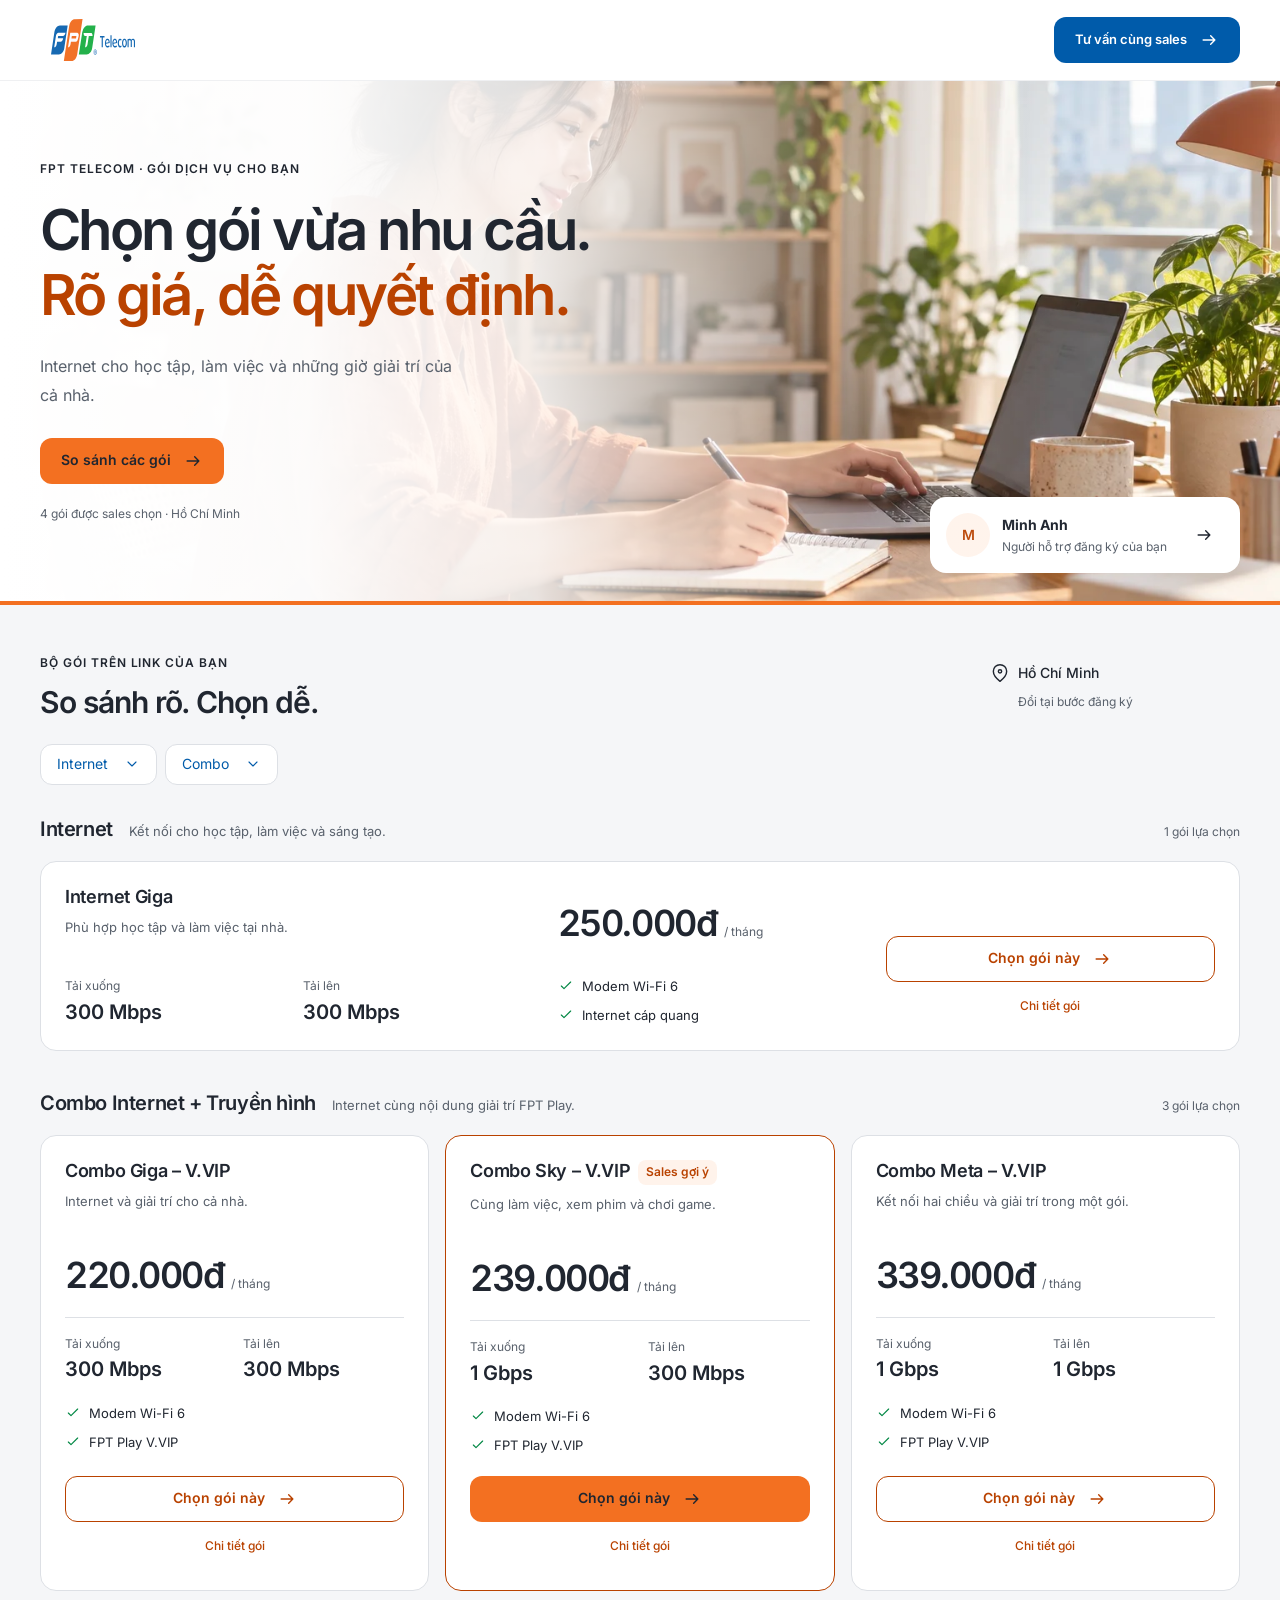
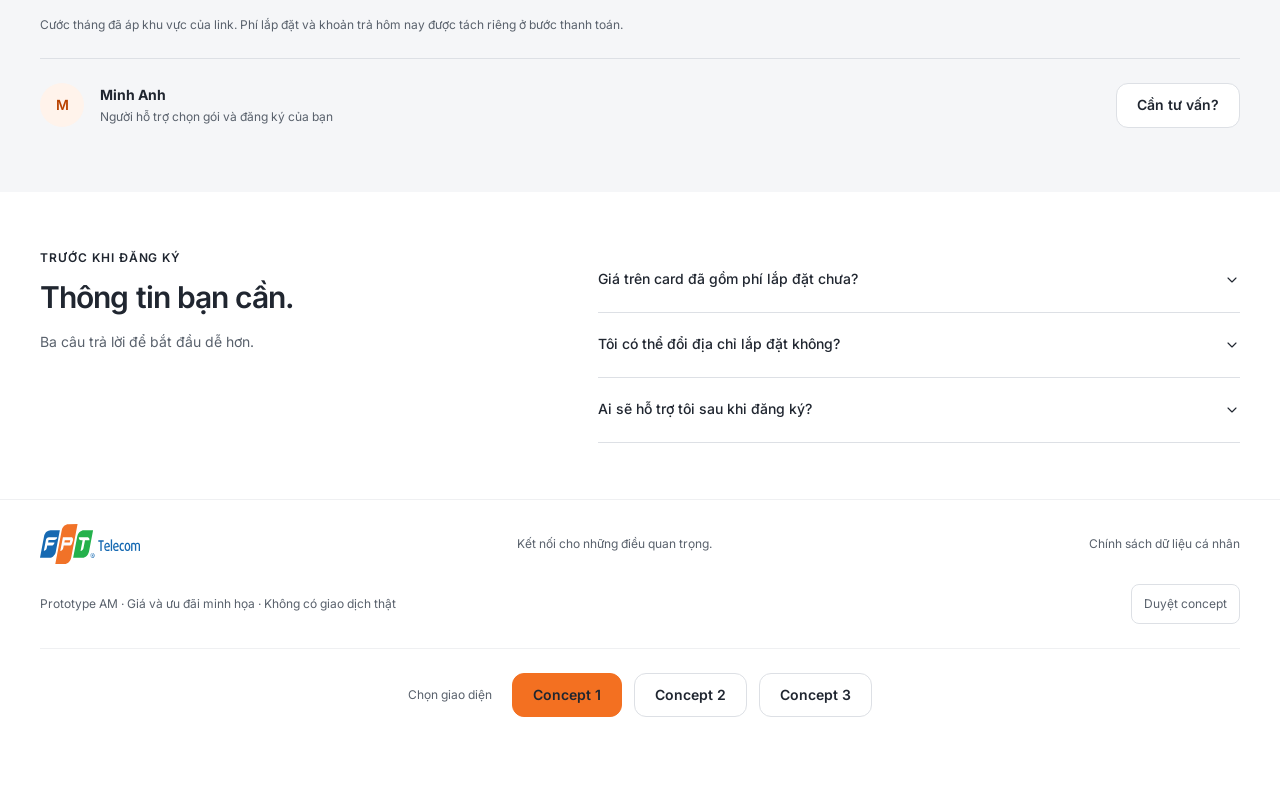
<file: index.html>
<!doctype html>
<html lang="vi">
<head>
  <meta charset="utf-8">
  <meta name="viewport" content="width=device-width,initial-scale=1">
  <meta name="description" content="Prototype ba concept shop AM FPT Telecom: chọn gói, đăng ký và thanh toán.">
  <title>FPT Telecom · Concept 1</title>
  <link rel="icon" href="assets/fpt-logo.svg" type="image/svg+xml">
  <link rel="stylesheet" href="storefront.css">
  <link rel="stylesheet" href="checkout.css">
</head>
<body data-concept="1">
  <div id="app"></div>
  <noscript>Vui lòng bật JavaScript để xem prototype các gói dịch vụ và luồng đăng ký.</noscript>
  <script src="offers.js"></script>
  <script src="commerce.js"></script>
  <script src="storefront.js"></script>
  <script src="checkout.js"></script>
</body>
</html>
</file>
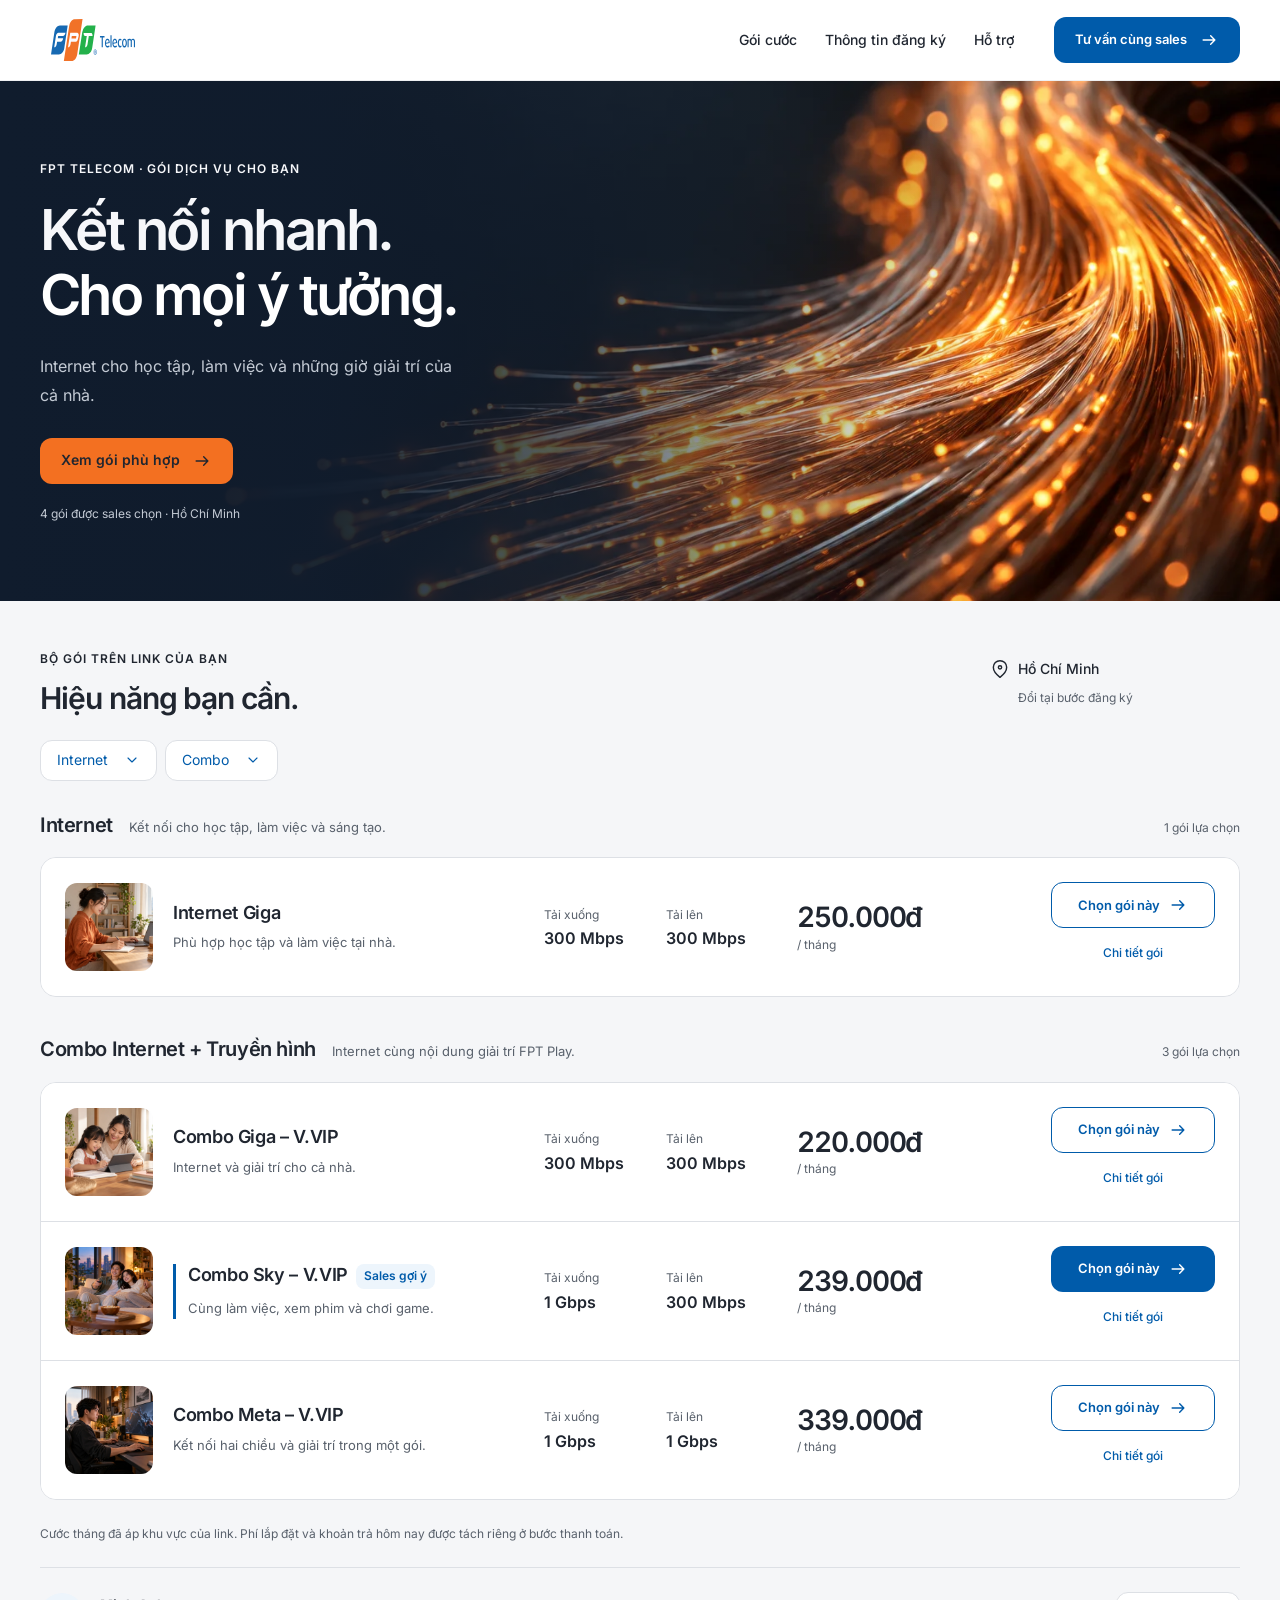
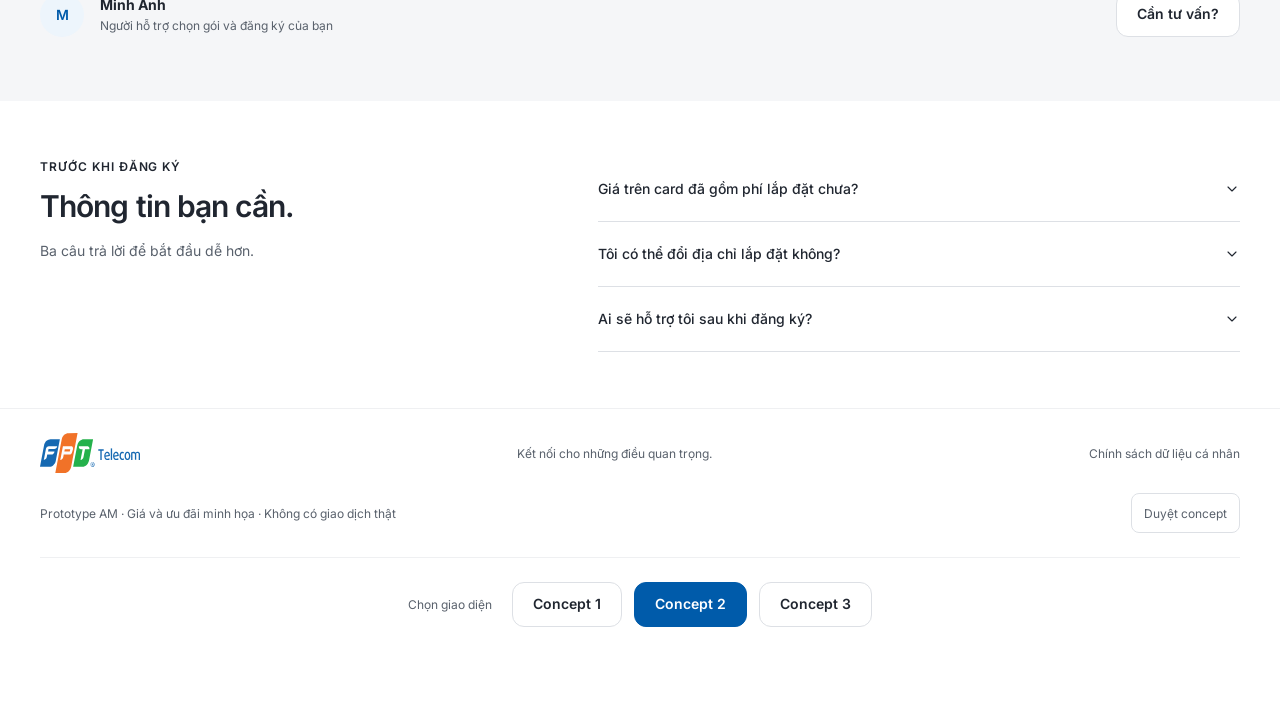
<file: concept-2.html>
<!doctype html>
<html lang="vi">
<head>
  <meta charset="utf-8">
  <meta name="viewport" content="width=device-width,initial-scale=1">
  <meta name="description" content="Prototype ba concept shop AM FPT Telecom: chọn gói, đăng ký và thanh toán.">
  <title>FPT Telecom · Concept 2</title>
  <link rel="icon" href="assets/fpt-logo.svg" type="image/svg+xml">
  <link rel="stylesheet" href="storefront.css">
  <link rel="stylesheet" href="checkout.css">
</head>
<body data-concept="2">
  <div id="app"></div>
  <noscript>Vui lòng bật JavaScript để xem prototype các gói dịch vụ và luồng đăng ký.</noscript>
  <script src="offers.js"></script>
  <script src="commerce.js"></script>
  <script src="storefront.js"></script>
  <script src="checkout.js"></script>
</body>
</html>
</file>
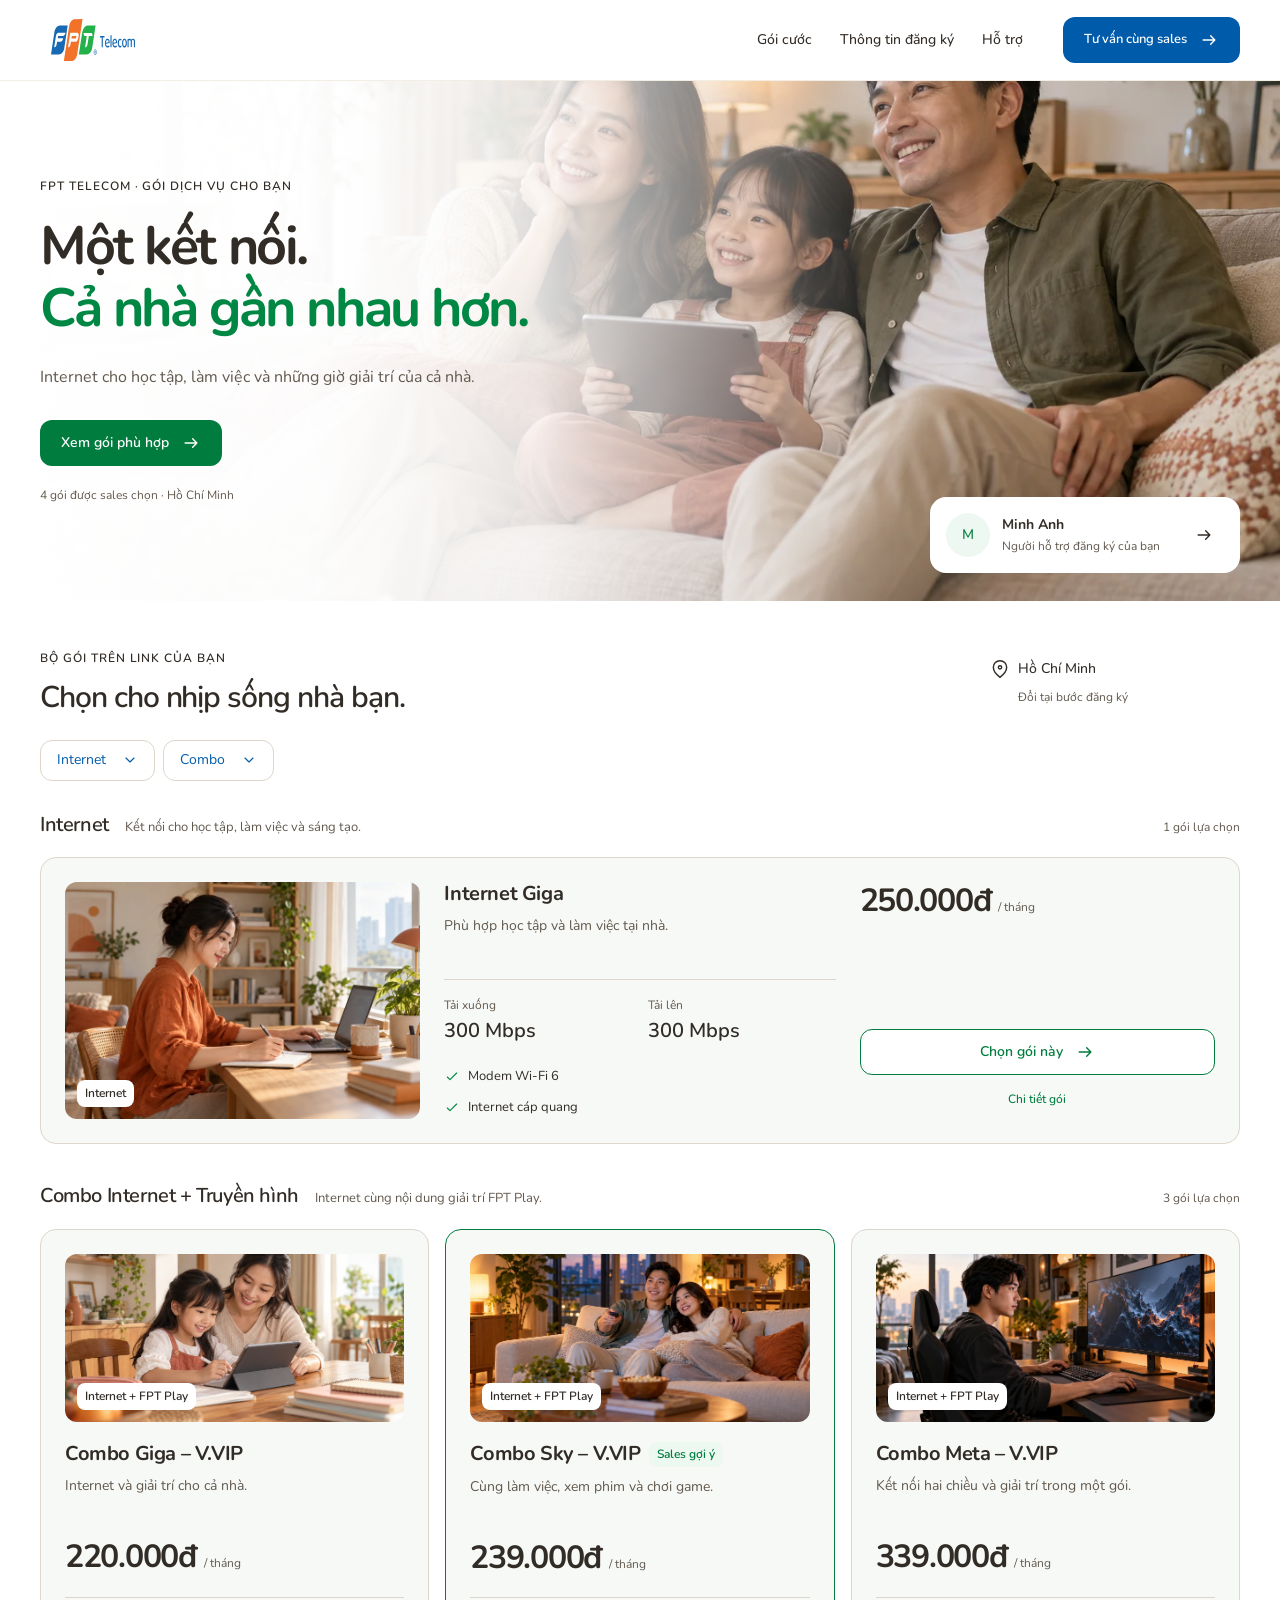
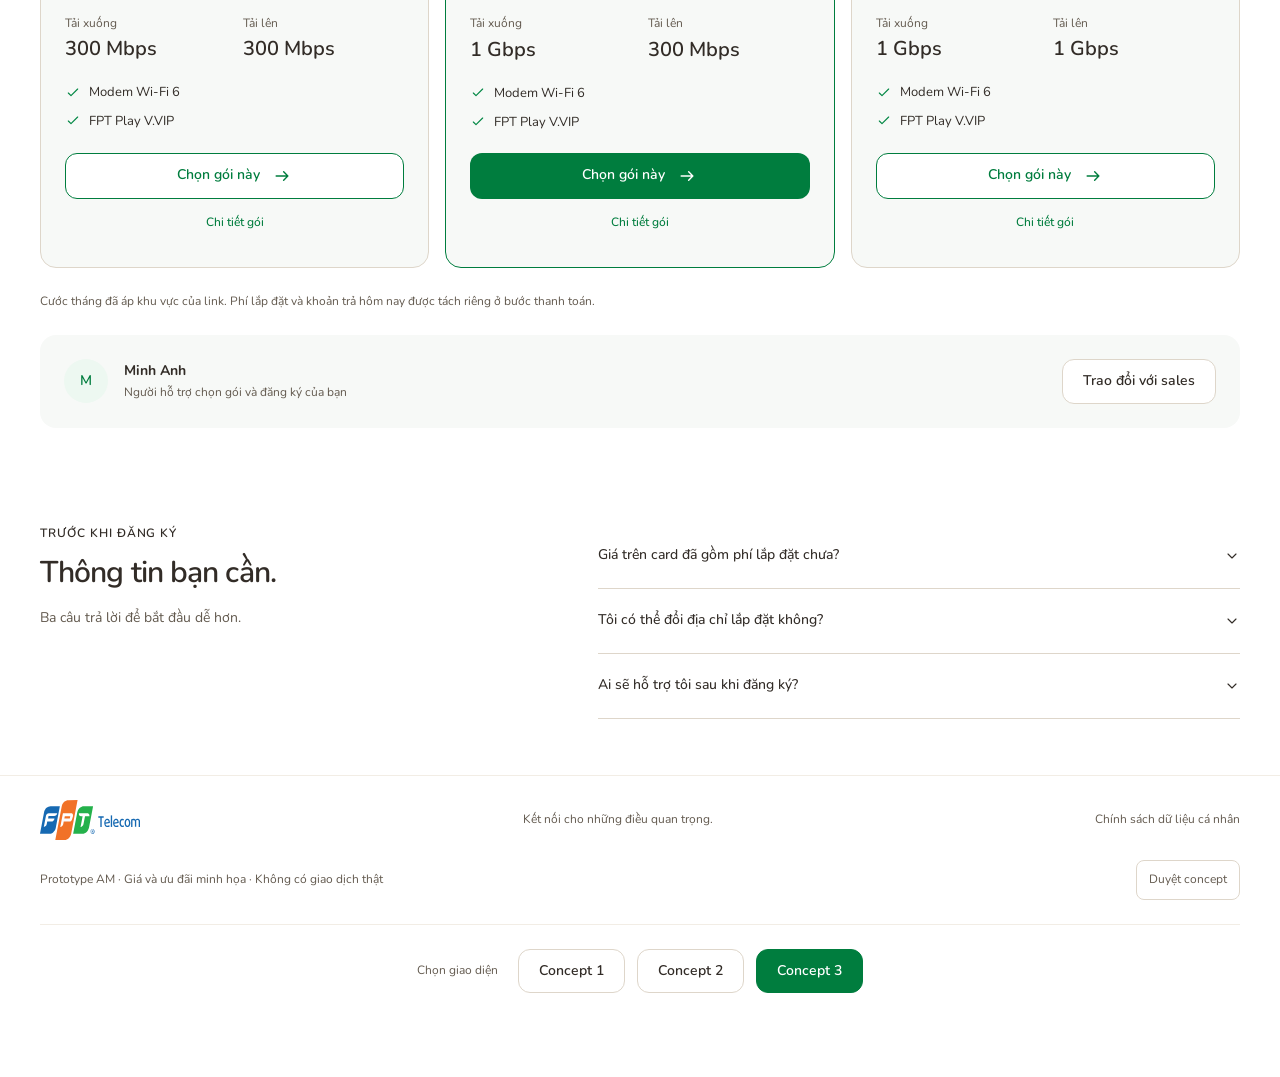
<file: concept-3.html>
<!doctype html>
<html lang="vi">
<head>
  <meta charset="utf-8">
  <meta name="viewport" content="width=device-width,initial-scale=1">
  <meta name="description" content="Prototype ba concept shop AM FPT Telecom: chọn gói, đăng ký và thanh toán.">
  <title>FPT Telecom · Concept 3</title>
  <link rel="icon" href="assets/fpt-logo.svg" type="image/svg+xml">
  <link rel="stylesheet" href="storefront.css">
  <link rel="stylesheet" href="checkout.css">
</head>
<body data-concept="3">
  <div id="app"></div>
  <noscript>Vui lòng bật JavaScript để xem prototype các gói dịch vụ và luồng đăng ký.</noscript>
  <script src="offers.js"></script>
  <script src="commerce.js"></script>
  <script src="storefront.js"></script>
  <script src="checkout.js"></script>
</body>
</html>
</file>
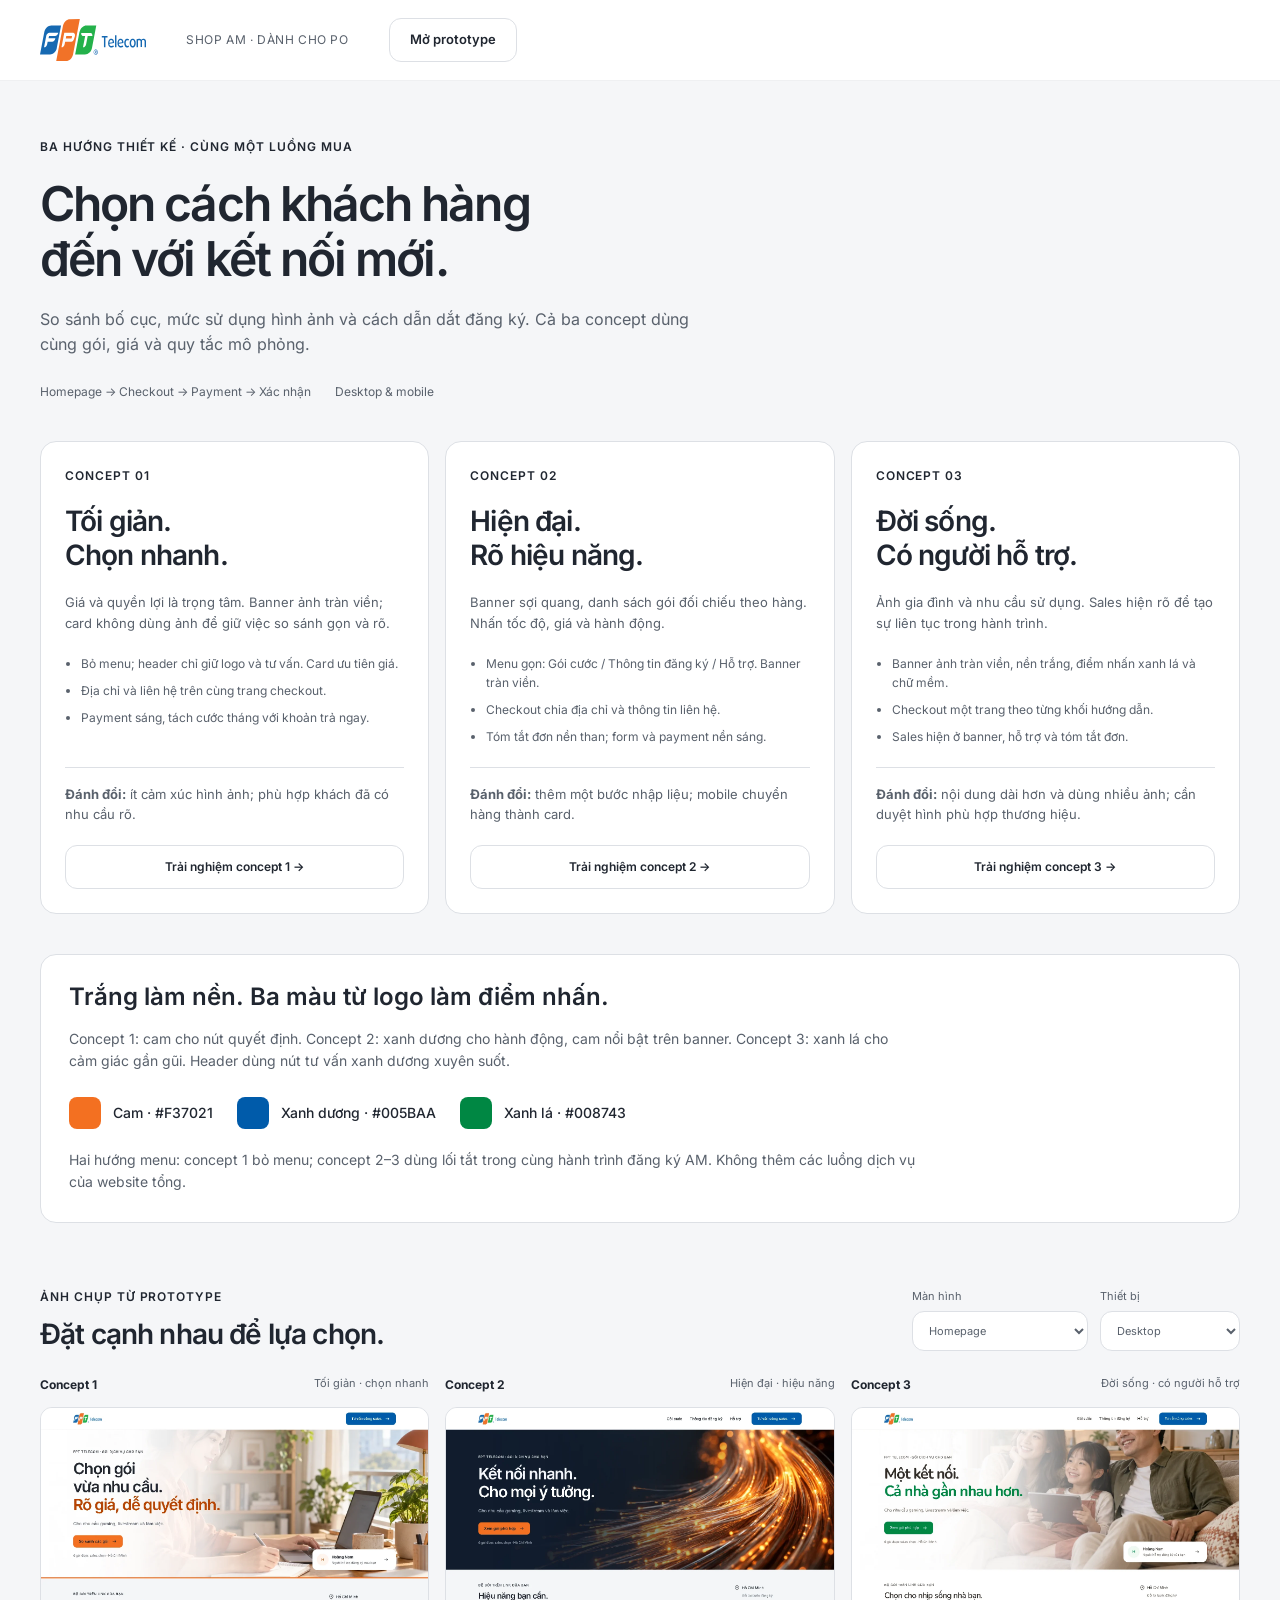
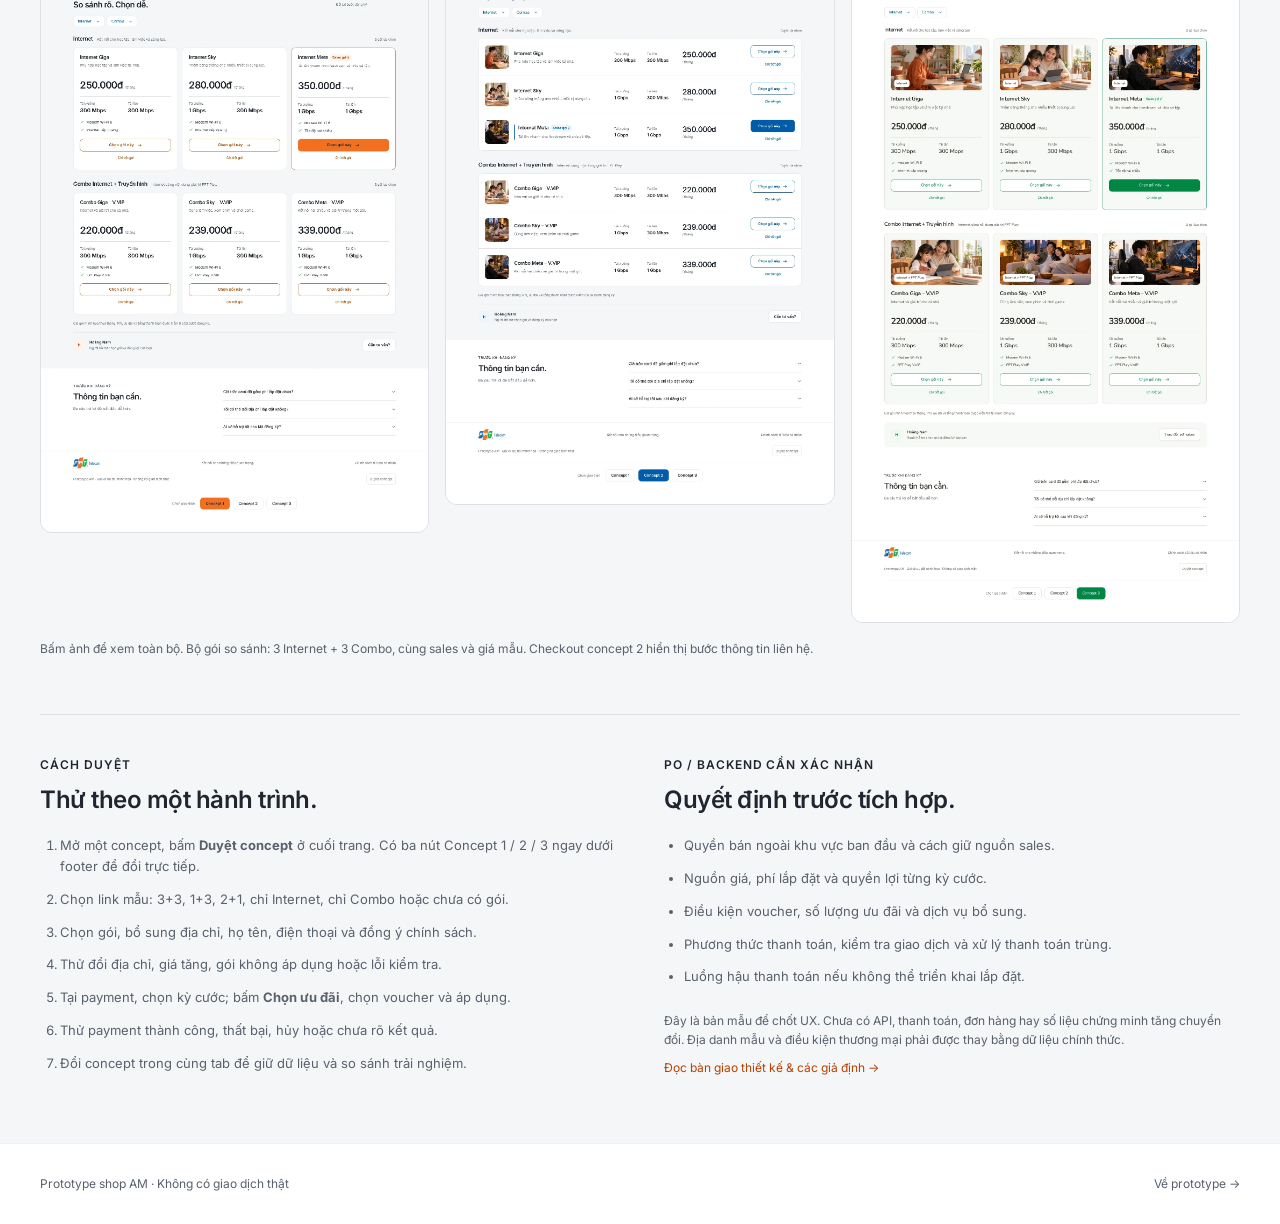
<file: design-review.html>
<!doctype html>
<html lang="vi">
<head><meta charset="utf-8"><meta name="viewport" content="width=device-width,initial-scale=1"><title>Shop AM · Duyệt 3 concept</title><link rel="icon" href="assets/fpt-logo.svg"><link rel="stylesheet" href="storefront.css"><link rel="stylesheet" href="design-review.css"></head>
<body class="design-review"><header class="header"><div class="container header-inner"><img src="assets/fpt-logo.svg" alt="FPT Telecom" width="106" height="42"><span class="review-label">SHOP AM · DÀNH CHO PO</span><a href="index.html" class="button outline">Mở prototype</a></div></header>
<main class="container review-main"><section class="review-intro"><p class="eyebrow">BA HƯỚNG THIẾT KẾ · CÙNG MỘT LUỒNG MUA</p><h1>Chọn cách khách hàng<br>đến với kết nối mới.</h1><p>So sánh bố cục, mức sử dụng hình ảnh và cách dẫn dắt đăng ký. Cả ba concept dùng cùng gói, giá và quy tắc mô phỏng.</p><div class="review-context"><span>Homepage → Checkout → Payment → Xác nhận</span><span>Desktop & mobile</span></div></section>
<section class="concept-summaries" aria-label="Các hướng thiết kế"><article><p class="eyebrow">CONCEPT 01</p><h2>Tối giản.<br>Chọn nhanh.</h2><p>Giá và quyền lợi là trọng tâm. Banner ảnh tràn viền; card không dùng ảnh để giữ việc so sánh gọn và rõ.</p><ul><li>Bỏ menu; header chỉ giữ logo và tư vấn. Card ưu tiên giá.</li><li>Địa chỉ và liên hệ trên cùng trang checkout.</li><li>Payment sáng, tách cước tháng với khoản trả ngay.</li></ul><p class="tradeoff"><strong>Đánh đổi:</strong> ít cảm xúc hình ảnh; phù hợp khách đã có nhu cầu rõ.</p><a href="index.html?offer=performance" class="button outline">Trải nghiệm concept 1 →</a></article><article><p class="eyebrow">CONCEPT 02</p><h2>Hiện đại.<br>Rõ hiệu năng.</h2><p>Banner sợi quang, danh sách gói đối chiếu theo hàng. Nhấn tốc độ, giá và hành động.</p><ul><li>Menu gọn: Gói cước / Thông tin đăng ký / Hỗ trợ. Banner tràn viền.</li><li>Checkout chia địa chỉ và thông tin liên hệ.</li><li>Tóm tắt đơn nền than; form và payment nền sáng.</li></ul><p class="tradeoff"><strong>Đánh đổi:</strong> thêm một bước nhập liệu; mobile chuyển hàng thành card.</p><a href="concept-2.html?offer=performance" class="button outline">Trải nghiệm concept 2 →</a></article><article><p class="eyebrow">CONCEPT 03</p><h2>Đời sống.<br>Có người hỗ trợ.</h2><p>Ảnh gia đình và nhu cầu sử dụng. Sales hiện rõ để tạo sự liên tục trong hành trình.</p><ul><li>Banner ảnh tràn viền, nền trắng, điểm nhấn xanh lá và chữ mềm.</li><li>Checkout một trang theo từng khối hướng dẫn.</li><li>Sales hiện ở banner, hỗ trợ và tóm tắt đơn.</li></ul><p class="tradeoff"><strong>Đánh đổi:</strong> nội dung dài hơn và dùng nhiều ảnh; cần duyệt hình phù hợp thương hiệu.</p><a href="concept-3.html?offer=performance" class="button outline">Trải nghiệm concept 3 →</a></article></section>
<section class="palette-review"><h2>Trắng làm nền. Ba màu từ logo làm điểm nhấn.</h2><p>Concept 1: cam cho nút quyết định. Concept 2: xanh dương cho hành động, cam nổi bật trên banner. Concept 3: xanh lá cho cảm giác gần gũi. Header dùng nút tư vấn xanh dương xuyên suốt.</p><div class="palette-swatches"><span style="--swatch:#F37021">Cam · #F37021</span><span style="--swatch:#005BAA">Xanh dương · #005BAA</span><span style="--swatch:#008743">Xanh lá · #008743</span></div><p>Hai hướng menu: concept 1 bỏ menu; concept 2–3 dùng lối tắt trong cùng hành trình đăng ký AM. Không thêm các luồng dịch vụ của website tổng.</p></section><section class="gallery-section" aria-labelledby="gallery-heading"><div class="gallery-heading"><div><p class="eyebrow">ẢNH CHỤP TỪ PROTOTYPE</p><h2 id="gallery-heading">Đặt cạnh nhau để lựa chọn.</h2></div><div class="gallery-controls"><label for="screen-choice">Màn hình<select id="screen-choice"><option value="home">Homepage</option><option value="checkout">Checkout</option><option value="payment">Payment · đã áp voucher</option><option value="voucher">Popup voucher</option><option value="success">Thanh toán thành công</option></select></label><label for="size-choice">Thiết bị<select id="size-choice"><option value="1440">Desktop</option><option value="375">Mobile</option></select></label></div></div><div id="gallery" class="screenshot-grid"></div><p class="gallery-note">Bấm ảnh để xem toàn bộ. Bộ gói so sánh: 3 Internet + 3 Combo, cùng sales và giá mẫu. Checkout concept 2 hiển thị bước thông tin liên hệ.</p></section>
<section class="review-guide"><div><p class="eyebrow">CÁCH DUYỆT</p><h2>Thử theo một hành trình.</h2><ol><li>Mở một concept, bấm <strong>Duyệt concept</strong> ở cuối trang. Có ba nút Concept 1 / 2 / 3 ngay dưới footer để đổi trực tiếp.</li><li>Chọn link mẫu: 3+3, 1+3, 2+1, chỉ Internet, chỉ Combo hoặc chưa có gói.</li><li>Chọn gói, bổ sung địa chỉ, họ tên, điện thoại và đồng ý chính sách.</li><li>Thử đổi địa chỉ, giá tăng, gói không áp dụng hoặc lỗi kiểm tra.</li><li>Tại payment, chọn kỳ cước; bấm <strong>Chọn ưu đãi</strong>, chọn voucher và áp dụng.</li><li>Thử payment thành công, thất bại, hủy hoặc chưa rõ kết quả.</li><li>Đổi concept trong cùng tab để giữ dữ liệu và so sánh trải nghiệm.</li></ol></div><div><p class="eyebrow">PO / BACKEND CẦN XÁC NHẬN</p><h2>Quyết định trước tích hợp.</h2><ul><li>Quyền bán ngoài khu vực ban đầu và cách giữ nguồn sales.</li><li>Nguồn giá, phí lắp đặt và quyền lợi từng kỳ cước.</li><li>Điều kiện voucher, số lượng ưu đãi và dịch vụ bổ sung.</li><li>Phương thức thanh toán, kiểm tra giao dịch và xử lý thanh toán trùng.</li><li>Luồng hậu thanh toán nếu không thể triển khai lắp đặt.</li></ul><p class="review-boundary">Đây là bản mẫu để chốt UX. Chưa có API, thanh toán, đơn hàng hay số liệu chứng minh tăng chuyển đổi. Địa danh mẫu và điều kiện thương mại phải được thay bằng dữ liệu chính thức.</p><a href="DESIGN-HANDOFF.md" class="text-link">Đọc bàn giao thiết kế & các giả định →</a></div></section></main>
<footer class="footer"><div class="container"><p>Prototype shop AM · Không có giao dịch thật</p><a href="index.html">Về prototype →</a></div></footer>
<script src="design-review.js"></script></body></html>
</file>
<file: storefront.css>
/* Brand colors and type. Light themes; concept 2 has a charcoal hero only. */
@font-face{font-family:Inter;src:url('assets/inter-400.ttf') format('truetype');font-weight:400;font-display:swap}
@font-face{font-family:Inter;src:url('assets/inter-500.ttf') format('truetype');font-weight:500;font-display:swap}
@font-face{font-family:Inter;src:url('assets/inter-600.ttf') format('truetype');font-weight:600;font-display:swap}
@font-face{font-family:Inter;src:url('assets/inter-700.ttf') format('truetype');font-weight:700;font-display:swap}
@font-face{font-family:Nunito;src:url('assets/nunito-vietnamese.woff2') format('woff2');font-weight:400 800;font-display:swap;unicode-range:U+0102-0103,U+0110-0111,U+0128-0129,U+0168-0169,U+01A0-01A1,U+01AF-01B0,U+0300-0301,U+0303-0304,U+0308-0309,U+0323,U+0329,U+1EA0-1EF9,U+20AB}
@font-face{font-family:Nunito;src:url('assets/nunito-latin.woff2') format('woff2');font-weight:400 800;font-display:swap}
:root{--primary:#B94200;--primary-hover:#A83C00;--primary-light:#FFF3EB;--surface:#FFFFFF;--background:#F5F6F8;--foreground:#202630;--muted:#59616C;--border:#EFF0F2;--border-strong:#DDE0E5;--secondary:#E7E8EC;--button-hover:#F1F1F3;--error:#C10007;--success:#007A55;--success-bg:#ECFDF5;--warning:#945000;--warning-bg:#FFF7E8;--charcoal:#181E26;--on-dark:#F6F7FA;--dark-muted:#C3CAD4;--app-font:Inter,Arial,sans-serif;--radius-lg:24px;--radius:16px;--radius-sm:12px;--radius-xs:8px;color-scheme:light}
*{box-sizing:border-box;--scrollbar-thumb:transparent}*:hover{--scrollbar-thumb:color-mix(in srgb,var(--foreground) 22%,transparent)}::-webkit-scrollbar{width:4px;height:4px}::-webkit-scrollbar-track{background:transparent}::-webkit-scrollbar-thumb{background:var(--scrollbar-thumb);border-radius:999px}html{scroll-behavior:smooth;scroll-padding-top:100px}body{margin:0;background:var(--surface);color:var(--foreground);font:14px/1.6 var(--app-font);-webkit-font-smoothing:antialiased}button,input,select,textarea{font:inherit;color:inherit}button{cursor:pointer}a{color:inherit;text-decoration:none}button,a,input,select,textarea{transition:background-color .2s,color .2s,border-color .2s}button{border:0}button:focus-visible,a:focus-visible{outline:2px solid var(--primary);outline-offset:4px}input:focus,select:focus,textarea:focus{outline:none;border-color:var(--primary);box-shadow:0 0 0 2px color-mix(in srgb,var(--primary) 12%,transparent)}p,h1,h2,h3,ul{margin:0}h1,h2,h3{line-height:1.2;font-weight:600;text-wrap:balance}p{text-wrap:pretty}img{display:block;max-width:100%}svg{flex-shrink:0;vertical-align:middle}[hidden]{display:none!important}.container{width:min(1200px,calc(100% - 80px));margin-inline:auto}.muted{color:var(--muted)}.eyebrow{font-size:12px;font-weight:600;letter-spacing:.08em}.demo-note{font-size:12px;color:var(--muted);margin-top:16px}.text-link{color:var(--primary);display:inline-block;padding-block:8px}.text-link:hover{text-decoration:underline}.button{display:inline-flex;align-items:center;justify-content:center;gap:12px;min-height:44px;padding:12px 20px;border:1px solid transparent;border-radius:var(--radius-sm);font-weight:600;line-height:1.35;text-align:center;max-width:100%;overflow-wrap:anywhere}.button.primary{background:var(--primary);color:var(--surface)}.button.primary:hover{background:var(--primary-hover)}.button.outline{background:var(--surface);border-color:var(--border-strong)}.button.outline:hover{background:var(--button-hover)}.button:disabled{cursor:not-allowed;background:var(--secondary);border-color:var(--secondary);color:var(--muted)}.text-button{background:transparent;display:inline-flex;align-items:center;justify-content:center;gap:8px;padding:8px 0;min-height:40px;color:var(--primary);font-weight:500;text-align:left}.text-button:hover{text-decoration:underline}.icon-button{width:40px;height:40px;border-radius:var(--radius-sm);display:inline-grid;place-items:center;background:transparent;flex-shrink:0}.icon-button:hover{background:var(--button-hover)}.skip-link{position:fixed;top:8px;left:16px;transform:translateY(-160%);background:var(--foreground);color:var(--surface);padding:12px;z-index:100}.skip-link:focus{transform:translateY(0)}
.header{position:sticky;top:0;z-index:20;background:var(--surface);border-bottom:1px solid var(--border)}.header-inner{height:80px;display:flex;align-items:center;justify-content:space-between;gap:24px}.brand{display:inline-flex;align-items:center;flex-shrink:0}.brand img{width:106px;height:42px;object-fit:contain}.header nav a{display:inline-block;padding:12px 0;color:var(--muted)}.header nav a:hover{color:var(--foreground)}.header .button{font-size:13px}.hero-section{background:var(--surface)}.hero{display:grid;grid-template-columns:1.1fr .9fr;align-items:center;gap:64px;padding-block:64px}.hero h1{font-size:clamp(36px,4.4vw,58px);letter-spacing:-.045em;line-height:1.15;margin:20px 0 24px}.hero h1 span{color:var(--primary)}.hero-description{max-width:460px;color:var(--muted);font-size:16px;line-height:1.8}.hero-cta{margin-top:28px}.banner-context{margin-top:20px;color:var(--muted);font-size:12px}.minimal-note{padding:32px;border-radius:var(--radius-lg);background:var(--background);max-width:340px;justify-self:end;width:100%;position:relative}.note-icon{display:inline-grid;place-items:center;width:48px;height:48px;border-radius:var(--radius-sm);background:var(--surface);color:var(--primary);margin-bottom:24px}.note-icon svg{width:26px;height:26px}.minimal-note>strong{display:block;font-size:24px;line-height:1.35;font-weight:500;letter-spacing:-.02em}.minimal-note p{color:var(--muted);margin:16px 0 24px}.note-line{display:flex;justify-content:space-between;border-top:1px solid var(--border-strong);padding-top:16px;font-size:12px}.hero-visual{position:relative;min-width:0;aspect-ratio:1.12;border-radius:var(--radius-lg);overflow:hidden;background:var(--background)}.hero-visual>img{height:100%;width:100%;object-fit:cover}.hero-advisor{display:flex;align-items:center;gap:12px;position:absolute;bottom:20px;left:20px;right:20px;background:var(--surface);padding:16px;border-radius:var(--radius)}.hero-advisor strong,.hero-advisor small{display:block}.hero-advisor small{font-size:12px;color:var(--muted)}.hero-advisor .icon-button{margin-left:auto}.sales-avatar{width:44px;height:44px;border-radius:50%;display:inline-grid;place-items:center;background:var(--primary-light);color:var(--primary);font-weight:600;flex-shrink:0}.visual-caption{position:absolute;bottom:24px;left:24px;color:var(--dark-muted);font-size:12px;letter-spacing:.13em}.plans-section{padding:48px 0 40px;background:var(--background)}.section-heading{display:flex;align-items:center;justify-content:space-between;gap:24px;margin-bottom:24px}.section-heading h2{font-size:30px;letter-spacing:-.035em;margin-top:12px}.location-label{display:flex;align-items:center;flex-wrap:wrap;gap:8px;font-weight:500;max-width:250px}.location-label small{flex-basis:100%;font-size:12px;color:var(--muted);font-weight:400;padding-left:28px}.offer-jumps{display:flex;gap:8px;margin-bottom:32px}.offer-jumps:empty{display:none}.offer-jumps a{display:flex;align-items:center;gap:16px;min-height:40px;border:1px solid var(--border-strong);border-radius:var(--radius-sm);padding:8px 16px;background:var(--surface)}.offer-jumps a:hover{background:var(--button-hover)}.offer-jumps svg{width:16px;height:16px}.plan-groups{display:grid;gap:40px}.group-heading{display:flex;align-items:baseline;flex-wrap:wrap;gap:8px 16px;margin-bottom:20px}.group-heading h2{font-size:20px;letter-spacing:-.02em}.group-heading p{color:var(--muted);font-size:13px}.group-heading>span{margin-left:auto;font-size:12px;color:var(--muted)}.plan-grid{display:grid;grid-template-columns:repeat(3,minmax(0,1fr));gap:16px}.plan-grid.count-2{grid-template-columns:repeat(2,minmax(0,1fr))}.plan-grid.count-1{grid-template-columns:1fr}.plan-card{display:flex;flex-direction:column;gap:20px;min-width:0;background:var(--surface);border:1px solid var(--border-strong);border-radius:var(--radius);padding:24px}.plan-card.featured{border-color:var(--primary)}.plan-card:hover{background:color-mix(in srgb,var(--surface) 96%,var(--primary-light))}.plan-top{display:flex;align-items:start;flex-wrap:wrap;gap:8px}.plan-top h3{font-size:18px;letter-spacing:-.02em}.plan-number{display:none}.plan-tag{font-size:12px;line-height:1.4;padding:4px 8px;border-radius:var(--radius-xs);background:var(--primary-light);color:var(--primary);font-weight:600;white-space:nowrap}.plan-description{color:var(--muted);font-size:13px;line-height:1.7;margin-top:8px;min-height:44px}.card-price{display:flex;align-items:baseline;gap:8px;flex-wrap:wrap}.card-price strong{font-size:36px;line-height:1.2;letter-spacing:-.04em;font-weight:600;font-variant-numeric:tabular-nums}.card-price>span{font-size:12px;color:var(--muted)}.card-spec{display:grid;grid-template-columns:1fr 1fr;gap:16px;padding-top:16px;border-top:1px solid var(--border-strong)}.card-spec small{display:block;font-size:12px;color:var(--muted);margin-bottom:4px}.card-spec strong{font-size:20px;line-height:1.2;font-weight:600;white-space:nowrap}.features{list-style:none;padding:0;display:grid;gap:8px}.features li{display:flex;align-items:center;gap:8px;font-size:13px}.features svg{width:16px;height:16px;color:var(--primary)}.card-actions{display:flex;flex-direction:column;margin-top:auto;gap:4px}.card-actions .button{width:100%}.card-actions .text-button{font-size:12px}.plan-photo{height:168px;border-radius:var(--radius-sm);overflow:hidden;position:relative;background:var(--background)}.plan-photo img{width:100%;height:100%;object-fit:cover}.plan-photo>span{position:absolute;left:12px;bottom:12px;background:var(--surface);padding:4px 8px;border-radius:var(--radius-xs);font-size:12px;font-weight:600}.price-note{font-size:12px;color:var(--muted);margin-top:24px}.sales-strip{display:flex;align-items:center;gap:16px;padding:24px 0;margin-top:24px;border-top:1px solid var(--border-strong)}.sales-strip p{font-size:12px;color:var(--muted)}.sales-strip .button{margin-left:auto}.faq-section{display:grid;grid-template-columns:1fr 1.3fr;gap:64px;padding-block:56px}.faq-section h2{font-size:30px;letter-spacing:-.03em;margin:12px 0 16px}.faq-section>div>p:not(.eyebrow){color:var(--muted)}.faq-item{border-bottom:1px solid var(--border-strong)}.faq-question{display:flex;align-items:center;justify-content:space-between;gap:24px;width:100%;min-height:64px;background:transparent;text-align:left;font-weight:500;font-size:14px;padding:16px 0}.faq-question svg{width:16px;height:16px}.faq-question[aria-expanded=true] svg{transform:rotate(180deg)}.faq-answer{display:grid;grid-template-rows:0fr;transition:grid-template-rows .3s}.faq-answer.expanded{grid-template-rows:1fr}.faq-answer>div{overflow:hidden}.faq-answer p{color:var(--muted);padding-bottom:20px;font-size:13px}.footer{border-top:1px solid var(--border);padding:24px 0 84px}.footer>.container:first-child{display:flex;align-items:center;justify-content:space-between;gap:24px}.footer p,.footer a{font-size:12px;color:var(--muted)}.footer a:hover{text-decoration:underline}.footer-note{padding-top:20px;color:var(--muted);font-size:12px}.empty-state{text-align:center;padding:40px 24px}.empty-state h2{font-size:24px;margin:20px 0 12px}.empty-state p{color:var(--muted);margin-bottom:20px}.state-icon{display:inline-grid;place-items:center;border-radius:50%;width:64px;height:64px;background:var(--surface);color:var(--primary)}.state-icon svg{width:28px;height:28px}
dialog{width:min(560px,calc(100% - 32px));max-height:calc(100dvh - 48px);padding:24px;border:0;border-radius:var(--radius-lg);background:var(--surface);color:var(--foreground);box-shadow:0 24px 80px rgb(0 0 0 / .2);overflow-y:auto}dialog::backdrop{background:rgb(20 24 31 / .5)}dialog h2{font-size:20px;margin-bottom:12px}.modal-header{display:flex;justify-content:space-between;align-items:start;gap:16px;margin-bottom:24px}.modal-header h2{margin-top:8px;margin-bottom:0}.modal-header .icon-button{margin-top:-4px;margin-right:-8px}.modal-footer{border-top:1px solid var(--border);padding-top:20px;margin-top:24px;display:flex;justify-content:flex-end;gap:12px}dialog .features{margin:24px 0}.details-price{display:flex;align-items:baseline;gap:8px;margin:24px 0}.details-price strong{font-size:32px;letter-spacing:-.03em}.details-price span{font-size:12px;color:var(--muted)}.notice{background:var(--background);border-radius:var(--radius-sm);padding:16px;margin-top:20px}.notice p{font-size:12px;color:var(--muted);margin-top:4px}.contact-person{display:flex;gap:16px;align-items:center;margin-bottom:20px}.contact-channels{margin-top:20px;display:flex;gap:12px}.review-launch{position:fixed;bottom:20px;right:24px;z-index:40;background:var(--foreground);color:var(--surface);border-radius:999px;padding:12px 20px;display:flex;align-items:center;gap:8px;font-size:12px;min-height:44px;box-shadow:0 4px 20px rgb(0 0 0 / .12)}.review-dialog{width:min(560px,calc(100% - 32px))}.concept-switch{display:grid;gap:8px;margin:24px 0}.concept-choice{display:flex;gap:16px;align-items:center;padding:16px;border:1px solid var(--border-strong);border-radius:var(--radius-sm)}.concept-choice[aria-current=page]{border-color:var(--primary);background:var(--primary-light)}.concept-choice>span{font-size:12px;color:var(--muted)}.concept-choice>strong{font-size:14px;font-weight:500}.concept-choice>svg{margin-left:auto}.review-screens{display:flex;flex-wrap:wrap;gap:8px;margin-top:20px}.review-screens .button{flex:1;font-size:12px;padding-inline:12px}.image-missing{background:var(--background)}
/* Concept 1: comparison comes first; a single package becomes a horizontal card. */
body[data-concept="1"] .count-1 .plan-card{display:grid;grid-template-columns:1.4fr .9fr 1fr;align-items:center;gap:16px 32px}
body[data-concept="1"] .count-1 .card-spec{grid-column:1;border-top:0;padding-top:0}
body[data-concept="1"] .count-1 .features{grid-column:2;grid-row:2}
body[data-concept="1"] .count-1 .card-actions{grid-column:3;grid-row:1/3;width:100%}
/* Concept 2: align technical specifications across rows. */
body[data-concept="2"] .hero-section{background:var(--charcoal);color:var(--on-dark)}
body[data-concept="2"] .hero{grid-template-columns:1fr 1fr;gap:40px;padding-block:56px}
body[data-concept="2"] .hero h1 span{color:var(--on-dark)}
body[data-concept="2"] .hero-description,body[data-concept="2"] .banner-context{color:var(--dark-muted)}
body[data-concept="2"] .hero-visual{aspect-ratio:1.2;background:var(--charcoal)}
body[data-concept="2"] .plan-grid{grid-template-columns:1fr;gap:0;border:1px solid var(--border-strong);border-radius:var(--radius);overflow:hidden;background:var(--surface)}
body[data-concept="2"] .plan-card{border:0;border-bottom:1px solid var(--border-strong);border-radius:0;display:grid;grid-template-columns:88px 1.5fr 1fr 1fr 164px;gap:20px;align-items:center;padding:24px}
body[data-concept="2"] .plan-card:last-child{border-bottom:0}
body[data-concept="2"] .plan-photo{height:88px;border-radius:var(--radius-sm)}
body[data-concept="2"] .plan-photo>span{display:none}
body[data-concept="2"] .plan-description{min-height:0;margin-top:8px}
body[data-concept="2"] .card-spec{border-top:0;padding-top:0;gap:12px}
body[data-concept="2"] .card-spec strong{font-size:16px}
body[data-concept="2"] .card-price{grid-column:4;grid-row:1;display:block}
body[data-concept="2"] .card-price strong{font-size:28px;display:block}
body[data-concept="2"] .card-price>span{display:block}
body[data-concept="2"] .card-spec{grid-column:3;grid-row:1}
body[data-concept="2"] .features{display:none}
body[data-concept="2"] .card-actions{grid-column:5;grid-row:1}
body[data-concept="2"] .card-actions .button{font-size:13px;padding-inline:12px;gap:8px}
body[data-concept="2"] .featured .card-overview{border-left:3px solid var(--primary);padding-left:12px}
/* Concept 3: warm editorial photography, softer type and a visible advisor. */
body[data-concept="3"]{--background:#F7F3ED;--foreground:#322C27;--muted:#62594E;--border:#F2EDE5;--border-strong:#DED6CA;--primary-light:#FFF0E2;--app-font:Nunito,Arial,sans-serif}
body[data-concept="3"] .hero-section{background:var(--background)}
body[data-concept="3"] .hero{grid-template-columns:1fr 1.1fr;gap:64px}
body[data-concept="3"] .hero h1{font-size:clamp(36px,4.2vw,56px);font-weight:700}
body[data-concept="3"] .hero h1 span{color:var(--foreground)}
body[data-concept="3"] .hero-visual{aspect-ratio:1.15}
body[data-concept="3"] .plans-section{background:var(--surface)}
body[data-concept="3"] .plan-card{background:var(--background)}
body[data-concept="3"] .plan-top h3{font-size:20px;font-weight:700}
body[data-concept="3"] .plan-description{font-size:14px}
body[data-concept="3"] .card-price strong{font-size:32px;font-weight:700}
body[data-concept="3"] .sales-strip{background:var(--background);border:0;border-radius:var(--radius);padding:24px}
body[data-concept="3"] .count-1 .plan-card{display:grid;grid-template-columns:1fr 1.1fr 1fr;gap:16px 24px}
body[data-concept="3"] .count-1 .plan-photo{grid-row:1/4;height:100%;min-height:216px}
body[data-concept="3"] .count-1 .card-price{grid-column:3;grid-row:1}
body[data-concept="3"] .count-1 .card-spec{grid-column:2;grid-row:2}
body[data-concept="3"] .count-1 .features{grid-column:2;grid-row:3}
body[data-concept="3"] .count-1 .card-actions{grid-column:3;grid-row:2/4;align-self:end}
@media(min-width:768px) and (max-width:1100px){.hero{gap:32px}.hero h1{font-size:40px}.plan-top h3{font-size:16px}.plan-card{padding:20px}.card-price strong{font-size:30px}.card-spec strong{font-size:18px}body[data-concept="2"] .plan-card{grid-template-columns:64px 1.4fr 1fr 1fr 132px;gap:12px;padding:20px}body[data-concept="2"] .plan-photo{height:72px}body[data-concept="2"] .card-price strong{font-size:24px}body[data-concept="2"] .card-spec{gap:8px}body[data-concept="2"] .card-spec strong{font-size:14px}body[data-concept="2"] .card-actions .button{font-size:12px;padding-inline:8px}body[data-concept="3"] .hero{gap:32px}}
@media(max-width:767px){.container{width:calc(100% - 32px)}.header-inner{height:68px;gap:16px}.brand img{width:88px;height:36px}.header nav{display:none}.header .button{min-height:40px;padding:8px 12px;font-size:12px}.header .button svg{width:16px;height:16px}.hero,body[data-concept="2"] .hero,body[data-concept="3"] .hero{grid-template-columns:1fr;gap:28px;padding-block:36px}.hero h1,body[data-concept="3"] .hero h1{font-size:36px;margin:16px 0 20px;letter-spacing:-.035em}.hero-description{font-size:14px;line-height:1.8}.hero-cta{margin-top:24px}.banner-context{margin-top:16px}.minimal-note{display:none}.hero-visual,body[data-concept="3"] .hero-visual{aspect-ratio:1.35;border-radius:var(--radius)}body[data-concept="2"] .hero-visual{aspect-ratio:1.7}.hero-advisor{left:12px;right:12px;bottom:12px;padding:12px;gap:8px}.hero-advisor strong{font-size:13px}.hero-advisor small{font-size:12px}.hero-advisor .sales-avatar{width:36px;height:36px}.hero-advisor .icon-button{width:32px;height:32px}.plans-section{padding:32px 0}.section-heading{align-items:start;flex-direction:column;gap:16px;margin-bottom:20px}.section-heading h2{font-size:26px}.location-label{font-size:12px;max-width:none}.location-label small{flex-basis:auto;padding:0}.location-label svg{width:16px;height:16px}.offer-jumps{margin-bottom:24px}.plan-groups{gap:32px}.group-heading{gap:8px}.group-heading h2{font-size:20px;width:100%}.group-heading p{font-size:12px;max-width:230px}.group-heading>span{font-size:12px}.plan-grid,.plan-grid.count-2{grid-template-columns:1fr;gap:12px}.plan-card{padding:20px;gap:16px}.plan-top h3{font-size:18px}.plan-description{min-height:0}.card-price strong{font-size:32px}.card-spec strong{font-size:20px}.card-actions{flex-direction:row;align-items:center;gap:12px}.card-actions .button{width:auto;flex:1;padding-inline:12px}.card-actions .text-button{font-size:12px;flex-shrink:0}.plan-photo{height:180px}.sales-strip{gap:12px;flex-wrap:wrap;padding:24px 0 0}.sales-strip>div{flex:1}.sales-strip .button{width:100%;margin:4px 0 0}.sales-strip p{font-size:12px}.faq-section{grid-template-columns:1fr;gap:24px;padding-block:36px}.faq-section h2{font-size:26px}.faq-section>div>p:not(.eyebrow){font-size:13px}.faq-question{font-size:13px;gap:12px}.footer>.container:first-child{flex-wrap:wrap;gap:16px}.footer p{display:none}.footer a{font-size:12px}.footer-note{font-size:12px}.footer{padding-bottom:84px}.review-launch{right:16px;bottom:16px;padding:10px 16px;font-size:12px}dialog{padding:20px;max-height:calc(100dvh - 32px);border-radius:var(--radius)}.concept-choice{gap:12px;padding:12px}.concept-choice strong{font-size:13px}.empty-state{padding:32px 8px}.empty-state h2{font-size:22px}body[data-concept="1"] .count-1 .plan-card,body[data-concept="3"] .count-1 .plan-card{display:flex}body[data-concept="3"] .count-1 .plan-photo{height:180px;min-height:0}body[data-concept="2"] .plan-grid{border:0;background:transparent;gap:12px;overflow:visible}body[data-concept="2"] .plan-card{grid-template-columns:72px 1fr;gap:16px;padding:20px;border:1px solid var(--border-strong);border-radius:var(--radius)}body[data-concept="2"] .plan-photo{height:72px}body[data-concept="2"] .card-price{grid-column:1/3;grid-row:2;display:flex}body[data-concept="2"] .card-price strong{font-size:30px}body[data-concept="2"] .card-spec{grid-column:1/3;grid-row:3;border-top:1px solid var(--border-strong);padding-top:12px}body[data-concept="2"] .card-spec strong{font-size:20px}body[data-concept="2"] .card-actions{grid-column:1/3;grid-row:4}body[data-concept="2"] .plan-card:last-child{border-bottom:1px solid var(--border-strong)}body[data-concept="3"] .sales-strip{padding:20px}}
.card-price strong,.card-price>span{white-space:nowrap}.footer a{display:inline-flex;align-items:center;min-height:32px}.plan-card:hover{background:var(--surface)}body[data-concept="3"] .plan-card:hover{background:var(--background)}
@media(min-width:768px) and (max-width:899px){body:not([data-concept="2"]) .plan-grid.count-3{grid-template-columns:repeat(2,minmax(0,1fr))}}
.review-launch{position:static;padding:10px 16px;min-height:40px;border:1px solid var(--border-strong);background:var(--surface);color:var(--muted);box-shadow:none;border-radius:var(--radius-sm);font-size:12px;white-space:nowrap}.review-launch>svg{display:none}.review-launch:hover{background:var(--button-hover)}
@media(max-width:767px){.header-inner{gap:8px}.header .button{font-size:12px;padding-inline:8px}.header .button svg{display:none}.review-launch{padding:8px 10px;font-size:12px}.footer{padding-bottom:32px}}

/* AM header: one compact sales journey, rather than the corporate service menu. */
:root{--brand-orange:#F37021;--brand-blue:#005BAA;--brand-green:#008743;--primary:#B94200;--action:#F37021;--action-hover:#E96316;--action-ink:#202630}
body[data-concept="2"]{--primary:#005BAA;--primary-hover:#004A8B;--primary-light:#EDF5FC;--action:#005BAA;--action-hover:#004A8B;--action-ink:#FFFFFF}
body[data-concept="3"]{--primary:#007D3E;--primary-hover:#006C35;--primary-light:#EDF8F1;--action:#007D3E;--action-hover:#006C35;--action-ink:#FFFFFF;--surface:#FFFFFF;--background:#F7F9F7}
.button.primary{background:var(--action);color:var(--action-ink)}.button.primary:hover{background:var(--action-hover)}
.button.primary:disabled,.button.primary:disabled:hover{background:var(--secondary);color:var(--muted);border-color:var(--secondary)}
.header-inner{justify-content:flex-start;gap:40px}.header nav{display:flex;align-items:center;gap:28px;margin-left:auto}.header .contact-trigger{margin-left:auto;background:var(--brand-blue);color:#FFFFFF;border-color:transparent}.header .contact-trigger:hover{background:#004A8B}.header nav+.contact-trigger{margin-left:0}.header nav[hidden]+.contact-trigger{margin-left:auto}.header nav a{font-weight:500;color:var(--foreground)}.header nav a:hover{color:var(--brand-blue)}
.review-launch{position:static;display:inline-flex;box-shadow:none;background:transparent;color:var(--muted);border:1px solid var(--border-strong);border-radius:8px;margin-left:auto;padding:8px 12px}.footer-note{display:flex;align-items:center;gap:16px;justify-content:space-between}
/* Full bleed banner; live copy remains readable and selectable above the imagery. */
.hero-section{position:relative;isolation:isolate;overflow:hidden;width:100%;background:#FFFFFF}
.hero,body[data-concept="2"] .hero,body[data-concept="3"] .hero{position:static;display:flex;align-items:center;min-height:520px;padding-block:72px;gap:0}
.hero-copy{position:relative;z-index:2;width:min(560px,52%)}
.hero-visual,body[data-concept="2"] .hero-visual,body[data-concept="3"] .hero-visual{position:absolute;inset:0;width:100%;height:100%;aspect-ratio:auto;border-radius:0;z-index:0}
.hero-visual>img{width:100%;height:100%;object-fit:cover;object-position:center 47%}
.hero-section:has(.hero-visual)::after{content:"";position:absolute;inset:0;z-index:1;pointer-events:none;background:linear-gradient(90deg,#FFFFFF 0%,rgb(255 255 255 / .98) 24%,rgb(255 255 255 / .86) 42%,rgb(255 255 255 / .14) 67%,transparent 82%)}
body[data-concept="2"] .hero-section{background:#101C2D}body[data-concept="2"] .hero-section::after{background:linear-gradient(90deg,#101C2D 0%,rgb(16 28 45 / .95) 25%,rgb(16 28 45 / .68) 46%,transparent 76%)}
body[data-concept="2"] .hero h1 span{color:#FFFFFF}body[data-concept="2"] .hero .button.primary{background:var(--brand-orange);color:#202630}body[data-concept="2"] .hero .button.primary:hover{background:#E96316}
body[data-concept="3"] .hero h1 span{color:var(--brand-green)}body[data-concept="3"] .hero-description,body[data-concept="3"] .banner-context{color:var(--muted)}
.visual-caption{display:none}.hero-advisor{z-index:3;left:auto;right:max(40px,calc((100vw - 1200px)/2));bottom:28px;width:310px}
.minimal-note{position:absolute;right:max(40px,calc((100vw - 1200px)/2));width:300px;z-index:2;background:#F3F7FB;border-radius:0;border-left:4px solid var(--brand-blue)}
body[data-concept="1"] .hero-section{background:linear-gradient(110deg,#FFFFFF 0%,#FFFFFF 58%,#F3F7FB 100%);border-bottom:4px solid var(--brand-orange)}
body[data-concept="1"] .minimal-note{display:none}body[data-concept="1"] .hero-copy{width:100%;max-width:780px;margin-inline:auto;text-align:center}body[data-concept="1"] .hero-description{margin-inline:auto}body[data-concept="1"] .banner-context{margin-inline:auto}
.card-actions .button.outline{border-color:var(--primary);color:var(--primary)}.features svg{color:var(--brand-green)}.offer-jumps a{color:var(--brand-blue)}
@media(max-width:1100px){.header-inner{gap:24px}.header nav{gap:18px}.hero-copy{width:56%}.hero h1{font-size:44px}.minimal-note{width:260px}.hero-advisor{right:40px}}
@media(max-width:767px){.header-inner{height:auto;min-height:68px;flex-wrap:wrap;gap:0 16px;padding-block:12px}.header .contact-trigger{margin-left:auto!important;font-size:12px;padding:10px 12px;min-height:40px}.header nav{order:3;width:100%;margin:12px 0 0;justify-content:space-between;gap:8px;border-top:1px solid var(--border);padding-top:4px}.header nav a{font-size:12px;padding:8px 0}.hero,body[data-concept="2"] .hero,body[data-concept="3"] .hero{min-height:580px;padding-block:32px;align-items:flex-start}.hero-copy{width:100%;max-width:560px}.hero h1,body[data-concept="3"] .hero h1{font-size:34px;max-width:350px}.hero-description{max-width:340px}.hero-section:has(.hero-visual)::after{background:linear-gradient(180deg,#FFFFFF 0%,rgb(255 255 255 / .98) 31%,rgb(255 255 255 / .80) 48%,transparent 76%)}body[data-concept="2"] .hero-section::after{background:linear-gradient(180deg,#101C2D 0%,rgb(16 28 45 / .96) 33%,rgb(16 28 45 / .72) 53%,transparent 82%)}.hero-visual>img{object-position:65% bottom}.hero-advisor{width:auto;left:16px;right:16px;bottom:16px;padding:12px}.minimal-note{display:none}body[data-concept="1"] .hero{min-height:380px}.footer-note{align-items:flex-start;flex-wrap:wrap}.review-launch{margin-left:0}.hero .banner-context{max-width:300px}}
@media(prefers-reduced-motion:reduce){html{scroll-behavior:auto}*,*::before,*::after{transition:none!important;animation:none!important}}

/* Direct concept selection below footer and an image banner for concept 1. */
.footer-concepts{display:flex;align-items:center;justify-content:center;gap:12px;padding-top:24px;margin-top:24px;border-top:1px solid var(--border)}.footer-concepts>span{color:var(--muted);font-size:12px;margin-right:8px}.footer-concepts .button[aria-pressed=true]{background:var(--action);color:var(--action-ink);border-color:var(--action)}
body[data-concept="1"] .hero-copy{width:min(560px,52%);max-width:none;margin-inline:0;text-align:left}body[data-concept="1"] .hero-description,body[data-concept="1"] .banner-context{margin-inline:0}
@media(max-width:767px){body[data-concept="1"] .hero{min-height:580px}body[data-concept="1"] .hero-copy{width:100%}.footer-concepts{flex-wrap:wrap;gap:8px}.footer-concepts>span{width:100%;text-align:center;margin:0}.footer-concepts .button{padding:10px 12px;font-size:12px}}
</file>
<file: checkout.css>
/* Shared form contract: controls 40px desktop, 44px mobile; 48px payment CTA. */
.early-due{font-size:13px;border-top:1px solid var(--border-strong);padding-top:20px;margin-top:20px}.early-due strong,.early-due span{display:block}.early-due span{font-size:12px;color:var(--muted);margin-top:8px}
#purchase input[type=radio],#purchase input[type=checkbox],#voucher-dialog input[type=radio]{appearance:none;width:20px;height:20px;border:1.5px solid var(--border-strong);background:var(--surface);flex-shrink:0;transition:border-color .2s,background-color .2s}
#purchase input[type=radio],#voucher-dialog input[type=radio]{border-radius:50%}
#purchase input[type=radio]:checked,#voucher-dialog input[type=radio]:checked{border:6px solid var(--primary)}
#purchase input[type=checkbox]{border-radius:6px}
#purchase input[type=checkbox]:checked{border-color:var(--primary);background-color:var(--primary);background-image:url("data:image/svg+xml,%3Csvg xmlns='http://www.w3.org/2000/svg' width='16' height='16' viewBox='0 0 24 24' fill='none' stroke='white' stroke-width='3'%3E%3Cpath d='m5 12 4 4L19 6'/%3E%3C/svg%3E");background-position:center;background-repeat:no-repeat}
#purchase input[type=radio]:focus-visible,#purchase input[type=checkbox]:focus-visible,#voucher-dialog input[type=radio]:focus-visible{outline:2px solid var(--primary);outline-offset:3px}
@media(forced-colors:active){#purchase input[type=radio],#purchase input[type=checkbox],#voucher-dialog input[type=radio]{appearance:auto}}
.address-context{display:flex;align-items:center;justify-content:space-between;gap:16px;padding:12px 0;margin-bottom:16px;border-bottom:1px solid var(--border-strong);font-size:13px}.address-context>span{min-width:0;overflow-wrap:anywhere}.address-context .text-button{flex-shrink:0;min-height:44px}.building-context{font-size:13px;margin-bottom:16px}.contact-fields{display:grid;gap:8px}.data-status{font-size:12px;color:var(--muted);margin:-12px 0 24px}.price-actions,.recovery-actions{display:flex;flex-wrap:wrap;gap:8px;margin-top:16px}.price-actions .button,.recovery-actions .button{min-height:44px}.recovery-actions{justify-content:center}.voucher-disclosure{margin-top:20px}.voucher-disclosure>summary{cursor:pointer;min-height:44px;display:flex;align-items:center;gap:8px;font-size:13px;font-weight:500}.voucher-disclosure>summary::before{content:'+';font-size:18px}.voucher-disclosure[open]>summary::before{content:'−'}.period-pay-label{display:block;font-size:12px;font-weight:400;letter-spacing:0;margin-bottom:4px;color:var(--muted)}.region-price{font-size:18px;font-weight:600;margin-top:20px}.purchase-steps{flex-wrap:wrap}.purchase-steps li{min-width:0}
@media(max-width:767px){.purchase-steps{gap:4px!important}.purchase-steps li{font-size:11px!important}.form-actions{flex-wrap:wrap}.due-today{flex-wrap:wrap}.due-today>strong{font-size:24px!important;white-space:normal!important}.price-actions,.recovery-actions{flex-direction:column}.price-actions .button,.recovery-actions .button{width:100%}.voucher-entry{flex-wrap:wrap}.voucher-input-wrap{flex-basis:100%}.voucher-entry>.button{margin-left:auto}.address-context{align-items:flex-start}}
.sr-only{position:absolute;width:1px;height:1px;padding:0;overflow:hidden;clip:rect(0,0,0,0);white-space:nowrap;border:0}.purchase{padding-block:24px 56px}.purchase-back{font-size:12px;margin-bottom:16px}.purchase-heading h1{font-size:30px;letter-spacing:-.03em;margin:12px 0}.purchase-heading>p:last-child{color:var(--muted);font-size:13px}.purchase-steps{display:flex;gap:32px;padding:0;margin:28px 0 32px;list-style:none}.purchase-steps li{display:flex;align-items:center;gap:8px;font-size:12px;color:var(--muted)}.purchase-steps li>span{width:28px;height:28px;display:grid;place-items:center;background:var(--background);border-radius:50%;font-variant-numeric:tabular-nums}.purchase-steps strong{font-weight:500}.purchase-steps .active{color:var(--primary)}.purchase-steps .active>span{background:var(--primary-light);color:var(--primary)}.purchase-steps .done>span{background:var(--success-bg);color:var(--success)}.purchase-steps svg{width:14px;height:14px}.purchase-layout{display:grid;grid-template-columns:minmax(0,1.65fr) minmax(340px,1fr);align-items:start;gap:32px}.purchase-layout>*,.purchase-form-panels,.payment-panels{min-width:0}.purchase-form-panels,.payment-panels{display:grid;gap:20px}.purchase-panel{padding:24px;border:1px solid var(--border-strong);border-radius:var(--radius);background:var(--surface)}.purchase-panel h2{font-size:20px;margin:8px 0 12px;letter-spacing:-.02em}.panel-heading{display:flex;justify-content:space-between;align-items:start;gap:16px}.panel-heading .text-button{font-size:12px;text-align:right;max-width:160px;line-height:1.5}.panel-description{font-size:13px;color:var(--muted);margin-bottom:20px}.field-grid{display:grid;grid-template-columns:repeat(2,minmax(0,1fr));gap:16px}.field{min-width:0;margin-top:8px}.field label{display:block;font-weight:500;font-size:13px;margin-bottom:6px;width:fit-content}.field label b,legend b{color:var(--error);font-weight:500}.optional{color:var(--muted);font-size:12px;font-weight:400}.field input,.field select,.field textarea{width:100%;height:40px;border:1px solid var(--border-strong);border-radius:var(--radius-sm);padding:8px 12px;background:var(--surface);font-size:14px}.field textarea{height:auto;resize:vertical;min-height:72px}.field input::placeholder,.field textarea::placeholder{color:var(--muted);font-size:12px}.field select:disabled{opacity:1;color:var(--foreground);background:var(--background);cursor:default}.field-error{font-size:12px;color:var(--error);min-height:18px;margin-top:4px;line-height:1.5}[aria-invalid=true]{border-color:var(--error)!important}.field input[aria-invalid=true]:focus{box-shadow:0 0 0 2px color-mix(in srgb,var(--error) 10%,transparent)}fieldset{margin:0;padding:0;border:0;min-width:0}input[type=radio],input[type=checkbox]{accent-color:var(--primary);width:16px;height:16px;flex-shrink:0;margin:0;cursor:pointer}input:disabled{cursor:default}.house-types{display:flex;gap:20px;flex-wrap:wrap;margin:4px 0 12px}.house-types legend{font-size:13px;margin-bottom:12px;font-weight:500}.house-types label{display:flex;align-items:center;gap:8px;font-size:13px;min-height:32px}.consent{display:flex;align-items:start;gap:12px;font-size:12px;line-height:1.8;cursor:pointer}.consent input{margin-top:4px}.consent a{color:var(--primary);text-decoration:underline;text-underline-offset:3px}.status-message{padding:16px;border-radius:var(--radius-sm);margin-top:12px;font-size:12px}.status-message strong{font-size:13px;font-weight:600}.status-message p{margin-top:4px}.status-message.neutral{background:var(--background);color:var(--muted)}.status-message.success{background:var(--success-bg);color:var(--success)}.status-message.warning{background:var(--warning-bg);color:var(--warning)}.status-message.error{background:color-mix(in srgb,var(--error) 6%,var(--surface));color:var(--error)}.status-message.checking{background:var(--background);display:flex;align-items:center;gap:12px;color:var(--muted)}.status-message .button{font-size:12px;min-height:40px;margin-top:12px;background:var(--surface);color:var(--foreground)}.check-address{margin-top:16px;font-size:12px;min-height:40px;padding:8px 16px}.spinner{display:inline-block;width:20px;height:20px;border:2px solid var(--border-strong);border-top-color:var(--primary);border-radius:50%;animation:spin 1s linear infinite}.form-actions{display:flex;justify-content:flex-end;gap:12px;margin-top:24px}.form-actions .button{min-height:40px;padding-block:8px;font-size:13px}.replacement-plans{display:grid;gap:8px;margin-top:16px}.replacement-plan{display:flex;align-items:center;justify-content:space-between;gap:12px;width:100%;border:1px solid var(--border-strong);background:var(--surface);border-radius:var(--radius-sm);padding:12px;text-align:left;font-size:12px}.replacement-plan:hover{background:var(--button-hover)}.replacement-plan strong,.replacement-plan small{display:block}.replacement-plan small{color:var(--muted);font-size:12px}.replacement-plan>span:last-child{flex-shrink:0}.replacement-plan svg{width:16px;height:16px}
.purchase-summary{position:sticky;top:104px;border:1px solid var(--border-strong);border-radius:var(--radius);padding:24px;background:var(--background)}.purchase-summary h2{font-size:20px;letter-spacing:-.02em;margin:12px 0}.summary-description{font-size:12px;color:var(--muted)}.monthly-price{display:flex;align-items:baseline;flex-wrap:wrap;gap:8px;margin:20px 0 12px}.monthly-price strong{font-size:32px;font-weight:600;letter-spacing:-.04em;font-variant-numeric:tabular-nums;line-height:1.2}.monthly-price>span{font-size:12px;color:var(--muted)}.summary-speeds{display:flex;gap:16px;font-size:12px;margin-bottom:16px}.purchase-summary .features{gap:4px}.purchase-summary .features li{font-size:12px}.summary-divider{border-top:1px solid var(--border-strong);margin:24px 0 20px}.purchase-summary h3{font-size:16px;font-weight:500}.cost-breakdown,.customer-review{margin:16px 0 0;padding:0;display:grid;gap:12px}.cost-breakdown>div,.customer-review>div{display:flex;align-items:start;justify-content:space-between;gap:16px}.cost-breakdown dt,.customer-review dt{color:var(--muted);font-size:12px;min-width:0}.cost-breakdown dd,.customer-review dd{margin:0;font-size:12px;text-align:right;font-weight:500;overflow-wrap:anywhere;max-width:65%;font-variant-numeric:tabular-nums}.cost-breakdown dd{white-space:nowrap}.fee-note{color:var(--muted);font-size:12px;line-height:1.7;margin-top:12px}.summary-sales{display:flex;align-items:center;gap:12px;border:1px dashed var(--border-strong);border-radius:var(--radius-sm);padding:12px;margin-top:20px}.summary-sales small,.summary-sales strong,.summary-sales div>span{display:block}.summary-sales small{font-size:12px;color:var(--muted)}.summary-sales strong{font-size:13px;font-weight:500}.summary-sales div>span{font-size:12px;color:var(--muted)}.summary-sales .sales-avatar{width:36px;height:36px;font-size:12px}.due-today{display:flex;justify-content:space-between;align-items:baseline;gap:16px;padding-top:20px;margin-top:20px;border-top:1px solid var(--border-strong)}.due-today>span{font-size:13px;font-weight:500}.due-today>strong{font-size:28px;color:var(--primary);font-weight:600;letter-spacing:-.03em;white-space:nowrap;font-variant-numeric:tabular-nums}.next-bill{font-size:12px;color:var(--muted);margin-top:8px}.summary-check-note{font-size:12px;color:var(--muted);margin-top:16px}.purchase-summary .demo-note{font-size:12px;margin-top:16px}.pay-button{width:100%;margin-top:20px;min-height:48px}.voucher-entry{display:flex;align-items:center;gap:8px;margin-top:20px}.voucher-input-wrap{min-width:0;flex:1;border:1px solid var(--border-strong);background:var(--surface);border-radius:var(--radius-sm);overflow:hidden;display:flex;align-items:center;padding-right:8px;height:40px}.voucher-input-wrap:focus-within{border-color:var(--primary);box-shadow:0 0 0 2px color-mix(in srgb,var(--primary) 12%,transparent)}.voucher-input-wrap input{width:100%;min-width:0;border:0;padding:8px 10px;background:transparent;font-size:12px;box-shadow:none;outline:none;height:100%}.voucher-input-wrap .text-button{font-size:12px;min-height:36px;white-space:nowrap;gap:4px}.voucher-input-wrap svg{width:14px;height:14px}.voucher-count{width:16px;height:16px;display:inline-grid;place-items:center;border-radius:50%;background:var(--primary-light);color:var(--primary);font-size:9px}.voucher-entry>.button{padding:8px 10px;min-height:40px;font-size:12px;flex-shrink:0}.voucher-status{font-size:12px;min-height:18px;margin:4px 0 0}.voucher-status.success{color:var(--success)}.voucher-status.error{color:var(--error)}.applied-voucher{display:flex;justify-content:space-between;align-items:start;gap:12px;margin-top:12px;font-size:12px}.applied-voucher>strong{color:var(--success);font-weight:500;white-space:nowrap}.applied-voucher>span>strong{font-size:12px;font-weight:500}.applied-voucher .text-button{display:block;font-size:12px;padding:4px 0;min-height:28px;color:var(--muted)}.voucher-list{display:grid;gap:12px;margin-top:24px}.voucher-option{display:flex;gap:12px;align-items:start;padding:16px;border:1px solid var(--border-strong);border-radius:var(--radius);cursor:pointer}.voucher-option:has(input:checked){border-color:var(--primary);background:var(--primary-light)}.voucher-option input{margin-top:4px}.voucher-art{background:var(--primary-light);color:var(--primary);width:40px;height:40px;display:grid;place-items:center;border-radius:var(--radius-sm);flex-shrink:0}.voucher-option>span:last-child{min-width:0}.voucher-option strong{display:block;font-size:14px;font-weight:500}.voucher-option small{display:block;color:var(--muted);font-size:12px;margin-top:4px;letter-spacing:.04em}.voucher-option p{font-size:12px;color:var(--muted);margin-top:8px}.voucher-option em{font-style:normal;color:var(--warning);font-size:12px;display:block;margin-top:8px}.voucher-option.ineligible{background:var(--background);cursor:default}.voucher-option.ineligible .voucher-art{background:var(--surface);color:var(--muted)}
.period-options{display:grid;grid-template-columns:repeat(2,minmax(0,1fr));gap:12px}.period-choice{display:flex;align-items:start;gap:10px;border:1px solid var(--border-strong);border-radius:var(--radius-sm);padding:16px;cursor:pointer}.period-choice input{margin-top:3px}.period-choice.selected{border-color:var(--primary);background:var(--primary-light)}.period-choice strong,.period-choice small,.period-choice em{display:block}.period-choice strong{font-weight:500;font-size:13px}.period-choice small{font-size:20px;line-height:1.3;margin-top:8px;font-variant-numeric:tabular-nums;font-weight:600;letter-spacing:-.03em}.period-choice em{font-style:normal;font-size:12px;color:var(--muted);margin-top:8px}.period-description{font-size:12px;color:var(--muted);margin-top:16px}.method-options{display:grid;grid-template-columns:1fr;gap:8px;margin-top:20px}.method-choice{display:flex;align-items:center;gap:12px;padding:12px;border:1px solid var(--border-strong);border-radius:var(--radius-sm);min-height:64px;cursor:pointer}.method-choice.selected{border-color:var(--primary);background:var(--primary-light)}.method-mark{width:36px;height:36px;display:grid;place-items:center;font-weight:600;font-size:12px;border-radius:var(--radius-xs);background:var(--background);flex-shrink:0}.method-choice strong,.method-choice small{display:block}.method-choice strong{font-size:13px;font-weight:500}.method-choice small{font-size:12px;color:var(--muted)}.method-choice>svg{margin-left:auto;width:16px;height:16px;color:var(--primary)}.extras-toggle{display:flex;align-items:center;justify-content:space-between;gap:20px;width:100%;text-align:left;background:transparent;padding:0}.extras-toggle strong,.extras-toggle small{display:block}.extras-toggle strong{font-size:14px;font-weight:500}.extras-toggle small{font-size:12px;color:var(--muted);margin-top:4px}.extras-toggle[aria-expanded=true]>svg{transform:rotate(180deg)}.extras-content{display:grid;grid-template-rows:0fr;transition:grid-template-rows .3s}.extras-content.expanded{grid-template-rows:1fr}.extras-content>div{overflow:hidden}.extra-choice{display:flex;align-items:start;gap:12px;padding-top:20px;cursor:pointer}.extra-choice input{margin-top:4px}.extra-choice>span{flex:1;min-width:0}.extra-choice strong{font-size:12px;font-weight:500}.extra-choice>strong{white-space:nowrap;font-variant-numeric:tabular-nums}.extra-choice small{display:block;font-size:12px;color:var(--muted);margin-top:4px}
.transaction-panel,.purchase-result{max-width:640px;margin:40px auto 0;padding:32px;text-align:center;background:var(--background);border-radius:var(--radius-lg)}.transaction-icon,.result-check{display:inline-grid;place-items:center;width:64px;height:64px;border-radius:50%;background:var(--surface);color:var(--primary);font-size:32px;margin-bottom:24px}.transaction-icon.failed{color:var(--error)}.transaction-icon .spinner{width:28px;height:28px}.transaction-panel h2{font-size:24px;letter-spacing:-.03em}.transaction-panel>p,.purchase-result>p:not(.eyebrow){color:var(--muted);font-size:13px;line-height:1.8;margin-top:12px}.transaction-panel .customer-review,.purchase-result .customer-review{text-align:left;margin:28px 0;gap:16px;padding:24px 0;border-top:1px solid var(--border-strong);border-bottom:1px solid var(--border-strong)}.simulation-controls{padding-top:24px;margin-top:24px;border-top:1px solid var(--border-strong)}.simulation-controls>div{display:flex;gap:8px;flex-wrap:wrap;justify-content:center;margin-top:16px}.simulation-controls .button{font-size:12px;min-height:40px;padding:8px 12px}.simulation-controls .text-button{font-size:12px}.result-check{background:var(--success-bg);color:var(--success)}.result-check svg{width:32px;height:32px}.purchase-result h1{font-size:30px;letter-spacing:-.03em;margin:12px 0}.next-actions{display:flex;gap:12px;justify-content:center;flex-wrap:wrap;font-size:12px;color:var(--muted)}.next-actions>span:first-child{color:var(--success)}.result-actions{display:flex;justify-content:center;gap:16px;align-items:center;margin-top:24px}.result-actions .text-button{font-size:12px}
body[data-concept="2"] .purchase-summary{background:var(--charcoal);color:var(--on-dark);--foreground:#F6F7FA;--muted:#C3CAD4;--border-strong:#46505C;--background:#222A34;--secondary:#46505C;--button-hover:#E7E8EC}
body[data-concept="2"] .purchase-summary .features svg,body[data-concept="2"] .due-today>strong{color:var(--on-dark)}
body[data-concept="2"] .voucher-input-wrap{color:#202630;--muted:#59616C;--primary:#B94200}
body[data-concept="2"] .voucher-entry>.button{color:#202630;border-color:var(--surface)}
body[data-concept="2"] .voucher-status.success,body[data-concept="2"] .applied-voucher>strong{color:#8CE2BA}
body[data-concept="2"] .voucher-status.error{color:#FFB6BD}
body[data-concept="3"] .purchase-heading h1,body[data-concept="3"] .purchase-panel h2{font-weight:700}
body[data-concept="3"] .purchase-summary{border:0;background:var(--background)}
@keyframes spin{to{transform:rotate(360deg)}}
@media(min-width:768px) and (max-width:1100px){.purchase-layout{grid-template-columns:minmax(0,1.2fr) minmax(310px,1fr);gap:20px}.purchase-panel,.purchase-summary{padding:20px}.period-choice{padding:12px}.period-choice small{font-size:18px}.panel-heading .text-button{max-width:128px;font-size:12px}.voucher-input-wrap .text-button{font-size:9px}.voucher-input-wrap input{padding-inline:8px}.voucher-entry>.button{font-size:12px;padding-inline:8px}.due-today>strong{font-size:24px}}
@media(max-width:767px){.purchase{padding-block:16px 36px}.purchase-back{margin-bottom:12px}.purchase-heading h1{font-size:26px;line-height:1.25}.purchase-heading .eyebrow{font-size:12px;letter-spacing:.05em}.purchase-heading>p:last-child{font-size:12px}.purchase-steps{justify-content:space-between;gap:12px;margin:24px 0}.purchase-steps li{flex-direction:column;gap:8px;text-align:center;flex:1;font-size:12px}.purchase-steps li>span{width:28px;height:28px}.purchase-layout{grid-template-columns:1fr;gap:24px}.purchase-panel,.purchase-summary{padding:20px}.purchase-panel h2{font-size:20px}.purchase-form-panels,.payment-panels{gap:16px}.panel-heading{gap:12px}.panel-heading .text-button{font-size:12px;max-width:108px;min-height:40px;padding-top:4px}.panel-description{font-size:12px;margin-bottom:16px}.field-grid{grid-template-columns:1fr;gap:0}.field label{font-size:12px}.field input,.field select,.field textarea{font-size:16px;height:44px}.field textarea{height:auto}.field input::placeholder,.field textarea::placeholder{font-size:13px}.field-error{font-size:12px;min-height:18px}.house-types{gap:8px 16px;margin-top:4px}.house-types label{font-size:12px}.house-types legend{font-size:12px}.consent{font-size:12px;gap:10px}.form-actions .button{min-height:44px;width:100%}.form-actions{margin-top:20px}.purchase-summary{position:static}.purchase-summary h2{font-size:20px}.monthly-price strong{font-size:30px}.due-today>strong{font-size:28px}.voucher-entry{gap:8px}.voucher-input-wrap{height:44px}.voucher-input-wrap input{font-size:12px;padding:8px}.voucher-input-wrap .text-button{font-size:12px;min-height:40px}.voucher-entry>.button{min-height:44px;font-size:12px;padding:8px}.voucher-option{padding:16px;gap:10px}.voucher-art{width:32px;height:32px;border-radius:var(--radius-xs)}.voucher-option strong{font-size:13px}.voucher-option p{font-size:12px}.voucher-option em{font-size:12px}.voucher-option input{width:14px;height:14px}.period-options{gap:8px}.period-choice{padding:12px;gap:8px}.period-choice strong{font-size:12px}.period-choice small{font-size:19px}.period-choice em{font-size:12px}.method-choice{padding:12px;gap:10px}.method-choice strong{font-size:13px}.method-choice small{font-size:12px}.status-message{padding:12px;font-size:12px}.status-message strong{font-size:12px}.status-message .button{width:100%}.check-address{min-height:44px}.transaction-panel,.purchase-result{padding:24px 20px;margin-top:24px}.transaction-panel h2{font-size:22px}.purchase-result h1{font-size:26px}.transaction-panel>p,.purchase-result>p:not(.eyebrow){font-size:12px}.customer-review>div{gap:12px}.customer-review dt{font-size:12px}.customer-review dd{font-size:12px;max-width:65%}.result-actions{flex-direction:column;gap:8px}.result-actions .button{width:100%}.next-actions{gap:8px;font-size:12px}.replacement-plan{align-items:start}.replacement-plan>span:last-child{font-size:12px}.replacement-plan svg{display:none}}

.field select{appearance:none;padding-right:32px;background-image:linear-gradient(45deg,transparent 50%,var(--muted) 50%),linear-gradient(135deg,var(--muted) 50%,transparent 50%);background-position:calc(100% - 17px) 50%,calc(100% - 12px) 50%;background-size:5px 5px;background-repeat:no-repeat}
.price-actions .button.primary{background:var(--primary);color:var(--surface);border-color:var(--primary)}
</file>
<file: design-review.css>
.design-review{background:var(--background)}.review-label{font-size:12px;color:var(--muted);letter-spacing:.05em}.review-main{padding-block:56px}.review-intro{max-width:760px;margin-bottom:40px}.review-intro h1{font-size:48px;letter-spacing:-.04em;line-height:1.15;margin:20px 0}.review-intro>p:not(.eyebrow){color:var(--muted);font-size:16px;max-width:660px}.review-context{display:flex;flex-wrap:wrap;gap:12px 24px;margin-top:24px;font-size:12px;color:var(--muted)}.concept-summaries{display:grid;grid-template-columns:repeat(3,minmax(0,1fr));gap:16px}.concept-summaries article{display:flex;flex-direction:column;gap:20px;padding:24px;border:1px solid var(--border-strong);border-radius:var(--radius);background:var(--surface);min-width:0}.concept-summaries h2{font-size:28px;letter-spacing:-.03em}.concept-summaries article>p:not(.eyebrow){font-size:13px;color:var(--muted)}.concept-summaries ul{padding-left:16px;display:grid;gap:8px;font-size:12px;color:var(--muted)}.concept-summaries .tradeoff{border-top:1px solid var(--border-strong);padding-top:16px;margin-top:auto}.concept-summaries .button{font-size:12px}.gallery-section{margin-top:64px}.gallery-heading{display:flex;justify-content:space-between;align-items:end;gap:24px;margin-bottom:24px}.gallery-heading h2{font-size:28px;letter-spacing:-.03em;margin-top:12px}.gallery-controls{display:flex;gap:12px}.gallery-controls label{display:grid;gap:6px;font-size:11px;color:var(--muted)}.gallery-controls select{height:40px;min-width:140px;padding:8px 12px;border:1px solid var(--border-strong);border-radius:var(--radius-sm);background:var(--surface)}.screenshot-grid{display:grid;grid-template-columns:repeat(3,minmax(0,1fr));gap:16px}.screenshot-card{min-width:0}.screenshot-card>div{display:flex;justify-content:space-between;gap:8px;margin-bottom:12px;font-size:12px}.screenshot-card span{color:var(--muted);font-size:11px}.screenshot-card a{display:block;overflow:hidden;background:var(--surface);border:1px solid var(--border-strong);border-radius:var(--radius-sm)}.screenshot-card img{width:100%;height:auto}.screenshot-grid.mobile .screenshot-card a{max-width:260px;margin-inline:auto}.gallery-note{font-size:12px;color:var(--muted);margin-top:16px}.review-guide{display:grid;grid-template-columns:1fr 1fr;gap:48px;margin-top:56px;padding-top:40px;border-top:1px solid var(--border-strong)}.review-guide h2{font-size:24px;margin:12px 0 20px;letter-spacing:-.02em}.review-guide ol,.review-guide ul{padding-left:20px;font-size:13px;color:var(--muted);display:grid;gap:12px}.review-boundary{font-size:12px;color:var(--muted);margin-top:24px}.review-guide .text-link{font-size:12px}.design-review .footer{background:var(--surface);padding-bottom:24px}.design-review .footer p{display:block}@media(max-width:767px){.review-label{display:none}.review-main{padding-block:32px}.review-intro h1{font-size:32px}.review-intro>p:not(.eyebrow){font-size:14px}.concept-summaries{grid-template-columns:1fr}.concept-summaries article{padding:20px;gap:16px}.concept-summaries h2{font-size:26px}.gallery-section{margin-top:40px}.gallery-heading{align-items:start;flex-direction:column;gap:20px}.gallery-heading h2{font-size:26px}.gallery-controls{width:100%}.gallery-controls label{flex:1;min-width:0}.gallery-controls select{min-width:0;width:100%;font-size:13px;height:44px}.screenshot-grid{grid-template-columns:1fr;gap:24px}.review-guide{grid-template-columns:1fr;gap:32px;margin-top:40px}.review-guide h2{font-size:22px}.screenshot-grid.mobile .screenshot-card a{max-width:320px}}
/* Palette comparison for PO. */
.palette-review{margin-top:40px;padding:28px;background:#FFFFFF;border:1px solid var(--border-strong);border-radius:16px}.palette-review h2{font-size:24px;margin-bottom:16px}.palette-review p{max-width:850px;color:var(--muted)}.palette-review p:last-child{margin-top:20px}.palette-swatches{display:flex;gap:24px;flex-wrap:wrap;margin-top:24px}.palette-swatches span{display:inline-flex;align-items:center;gap:12px;font-weight:500}.palette-swatches span::before{content:"";width:32px;height:32px;background:var(--swatch);border-radius:8px}@media(max-width:767px){.palette-review{padding:20px}.palette-review h2{font-size:22px}}
</file>
